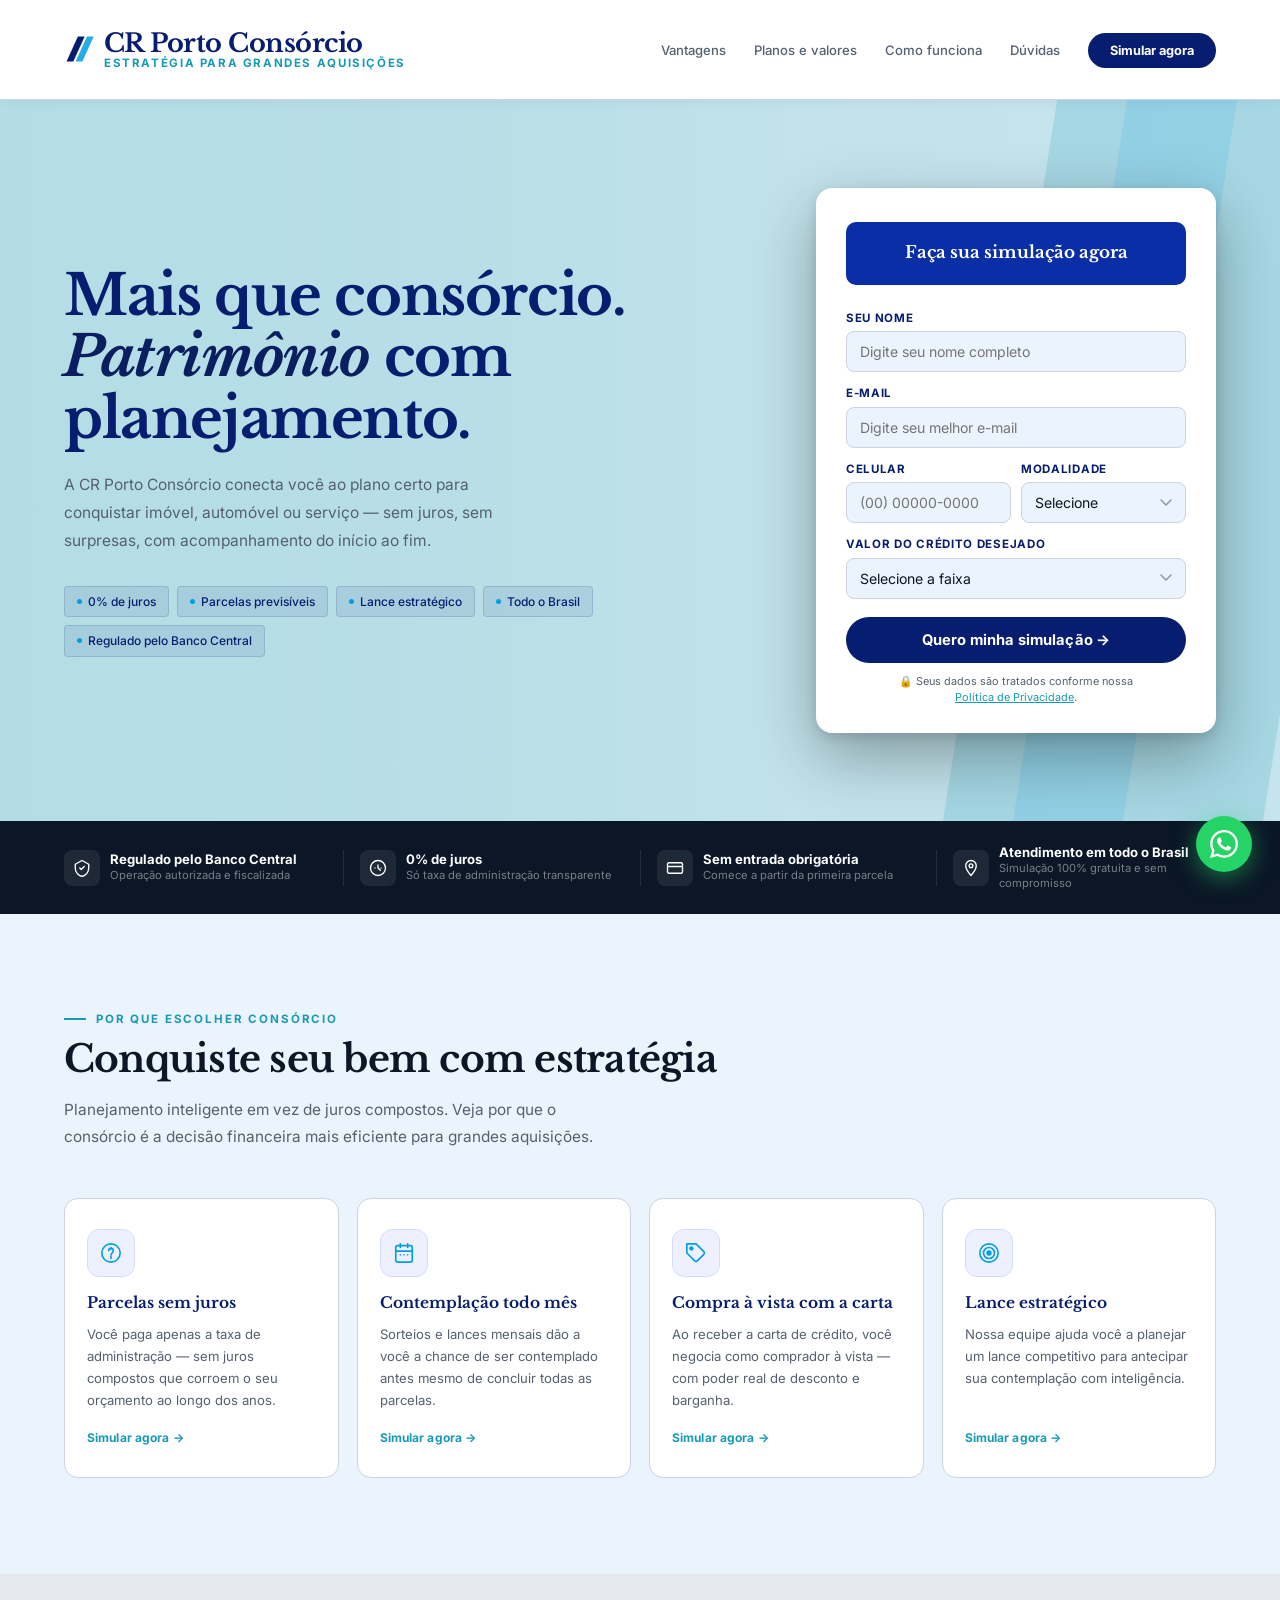
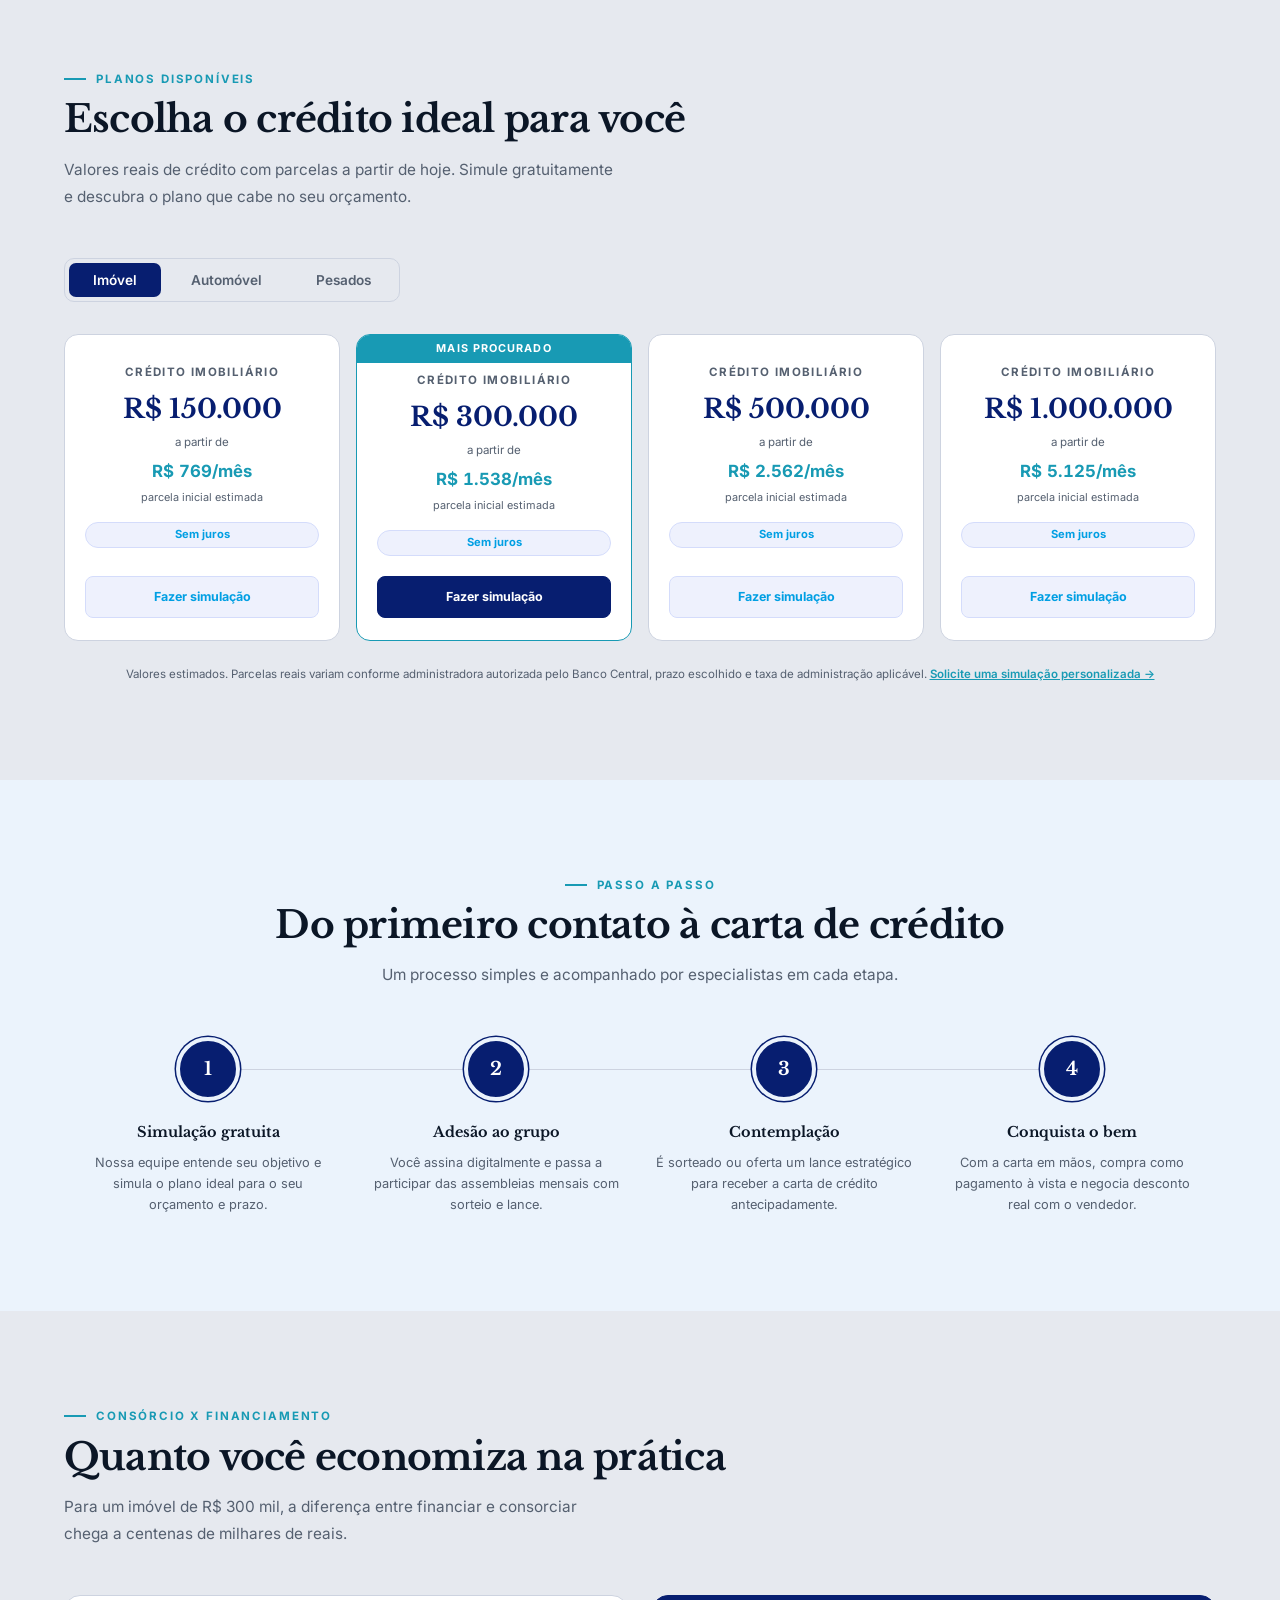
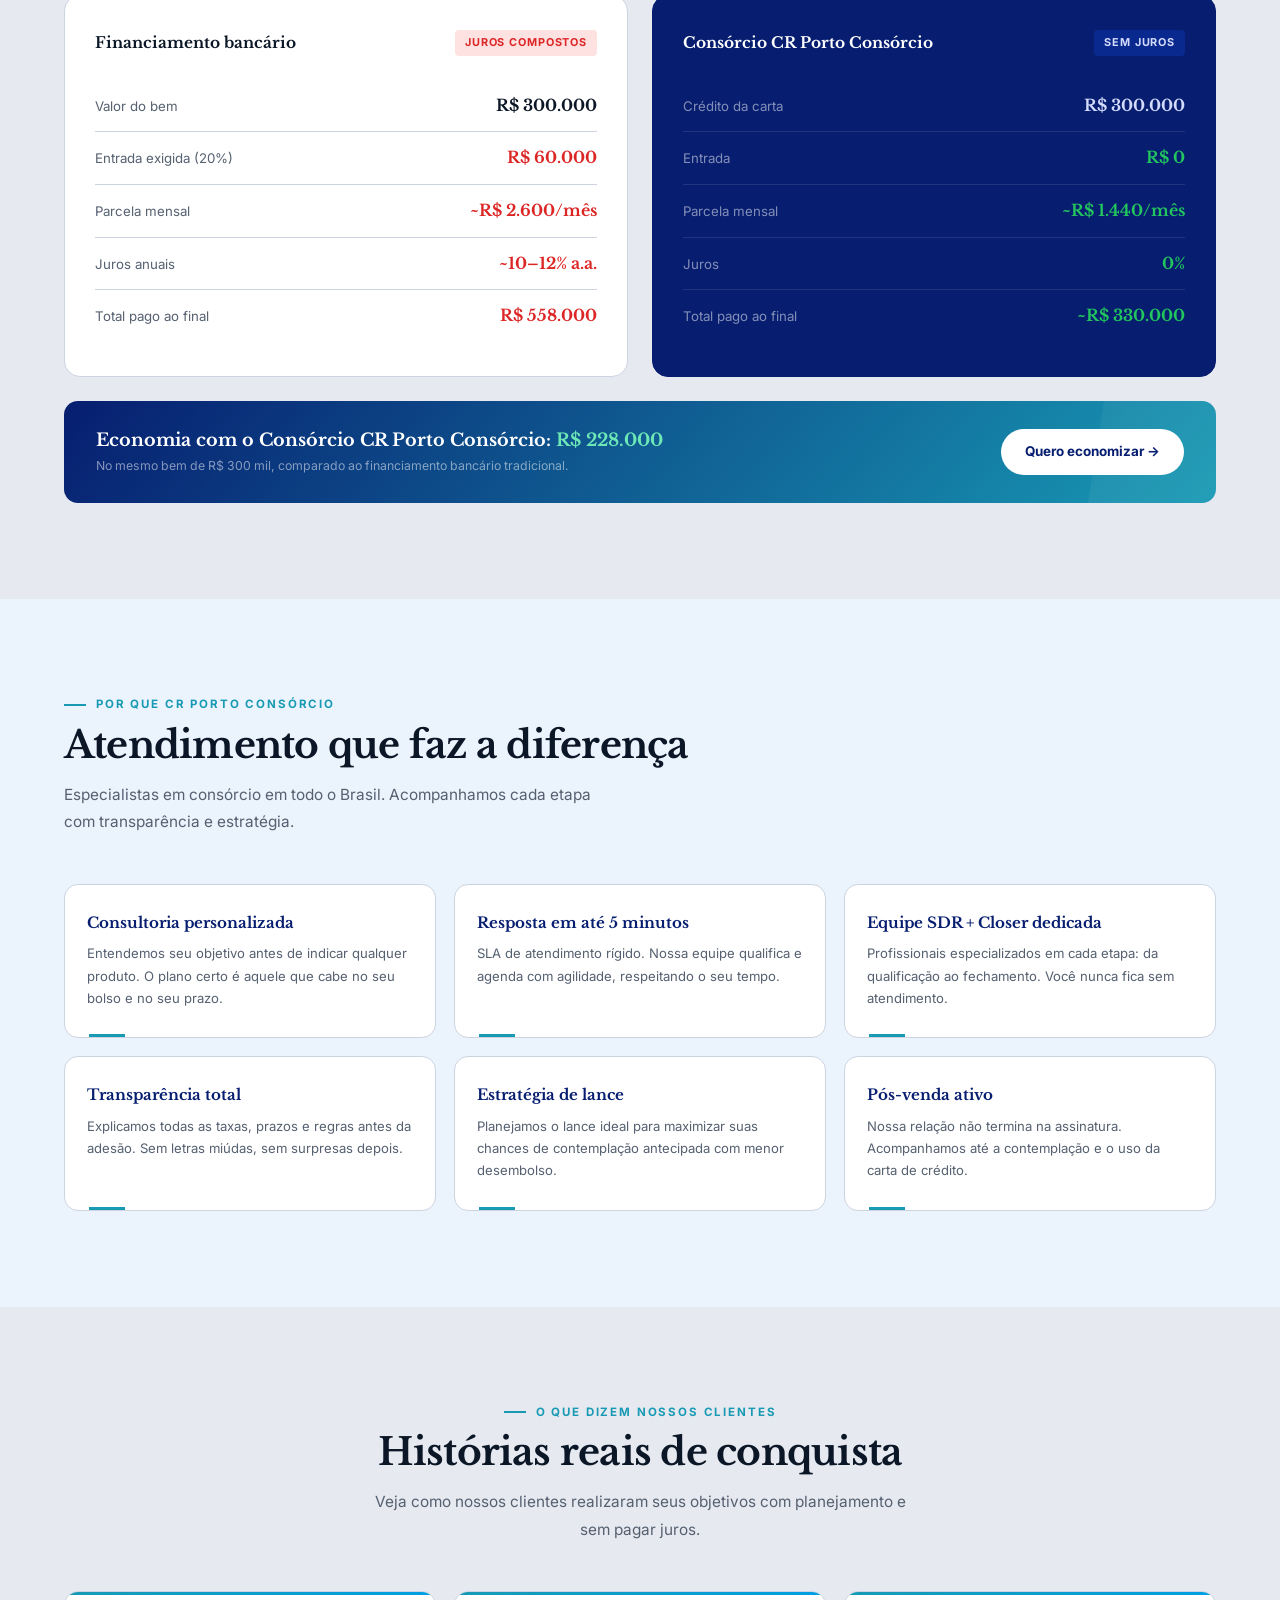
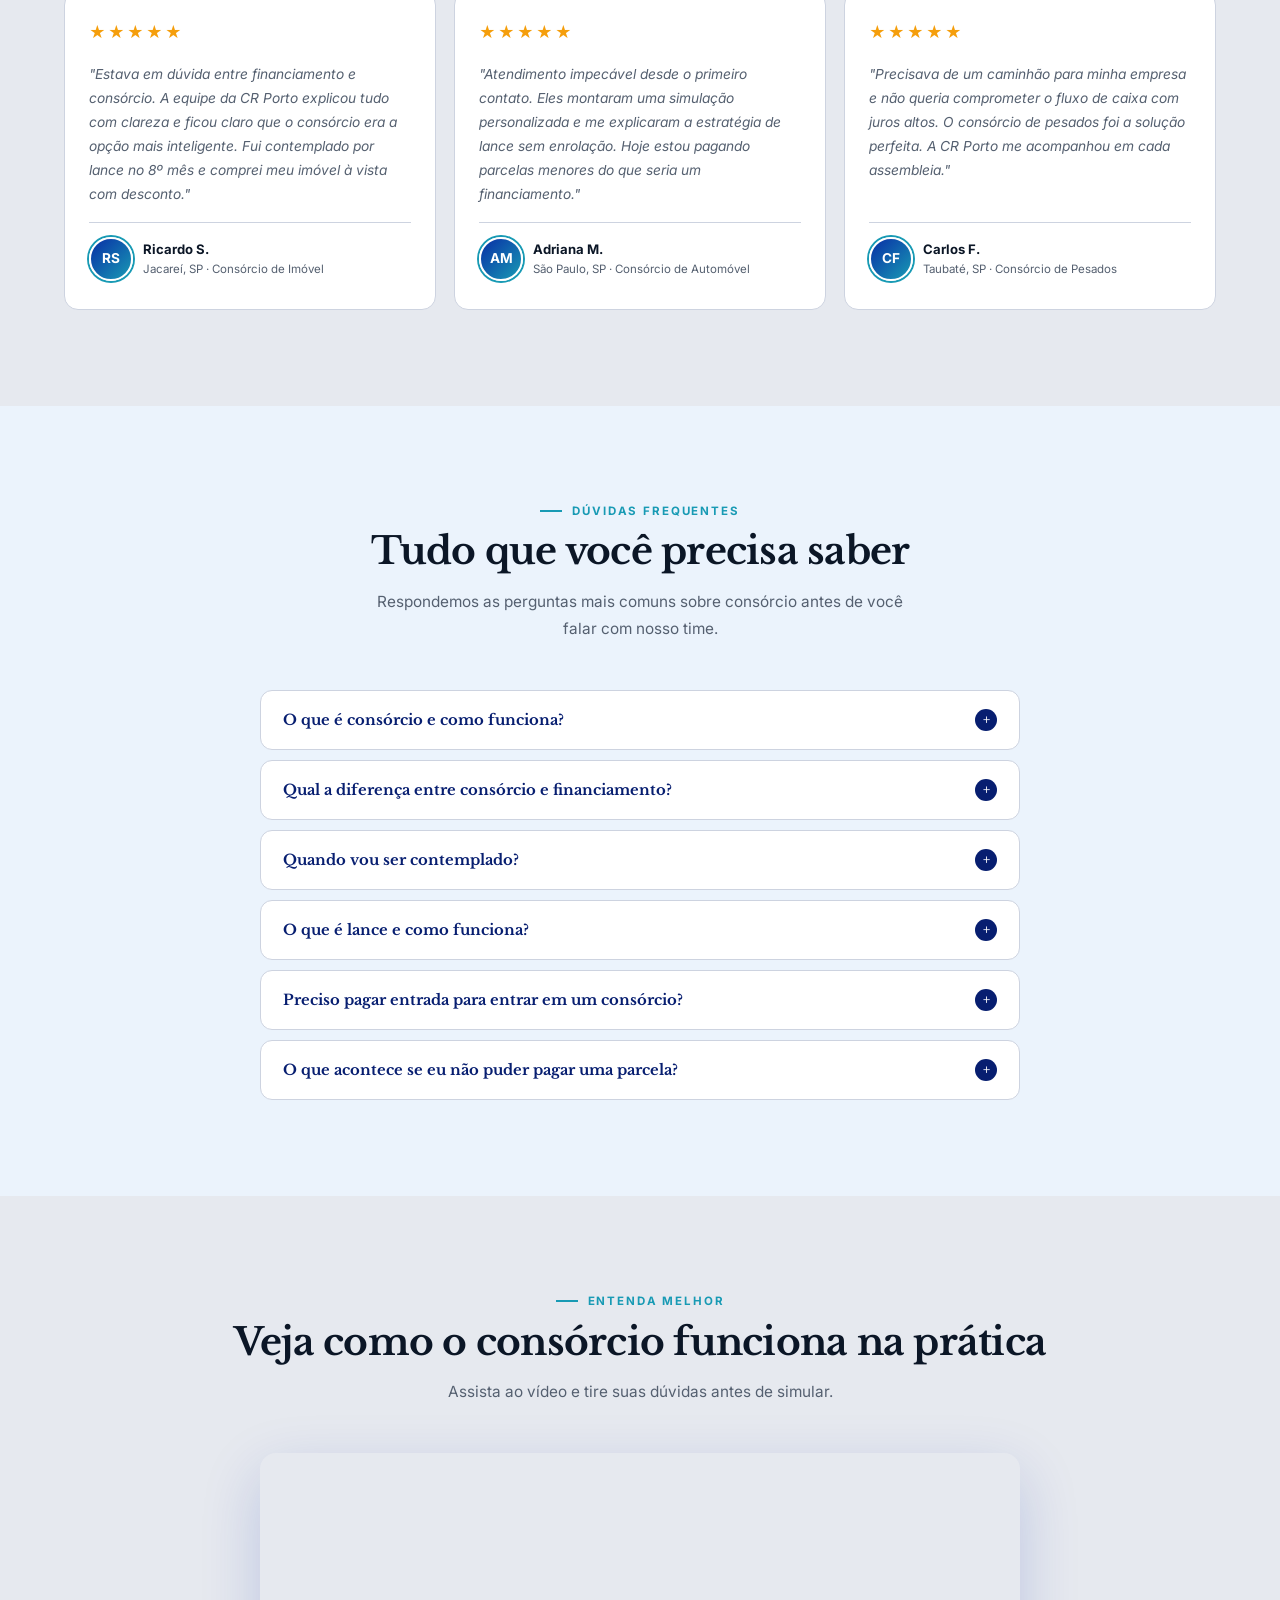
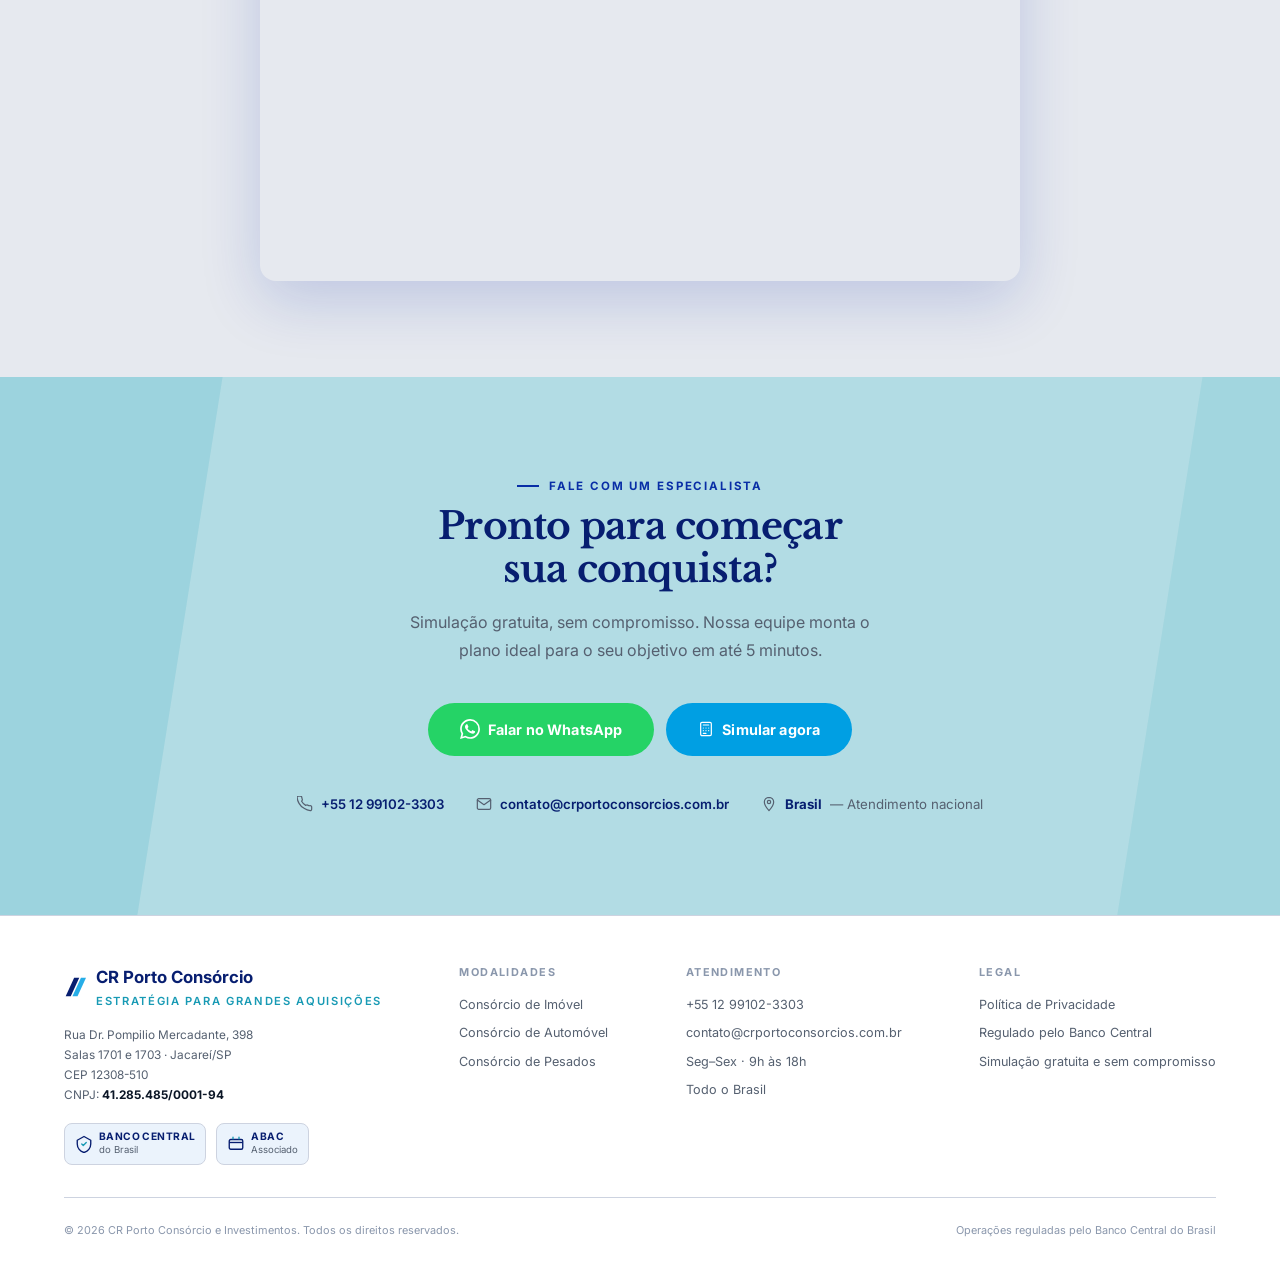
<file: index.html>
<!DOCTYPE html>
<html lang="pt-BR">
<head>
<meta charset="UTF-8">
<meta name="viewport" content="width=device-width, initial-scale=1.0">
<meta name="description" content="CR Porto Consórcio — consórcio de imóvel, automóvel e pesados sem juros. Simulação gratuita, atendimento em todo o Brasil. Conquiste seu bem com planejamento.">
<title>CR Porto Consórcio | Consórcio sem juros — Imóvel, Automóvel e Pesados</title>
<link rel="preconnect" href="https://fonts.googleapis.com">
<link rel="stylesheet" href="https://fonts.googleapis.com/css2?family=Libre+Baskerville:ital,wght@0,400;0,700;1,400&family=Inter:wght@400;500;600;700&display=swap">

<style>
  /* === Layout: landing de consórcio, full-bleed sections, max 1160px inner === */
  :root {
    --navy:        #071E70;
    --navy-mid:    #092EA6;
    --teal:        #189ab4;   /* acento secundário — links, ícones */
    --blue:        #009FE3;   /* acento primário — CTAs, destaques */
    --blue-light:  #D4DCFB;
    --blue-faint:  #EEF1FD;
    --hero-bg:     #B2DCE4;
    --off-white:   #EBF3FC;
    --gray-light:  #E6E9EF;
    --gray-mid:    #8A97AC;
    --graphite:    #0B1626;
    --fg:          #0B1626;
    --fg-muted:    #556070;
    --border:      #CDD3E0;
    --white:       #FFFFFF;
    --bg:          #EBF3FC;

    --font-display: 'Libre Baskerville', Georgia, serif;
    --font-body:    'Inter', system-ui, sans-serif;

    color-scheme: light;
  }

  *, *::before, *::after { box-sizing: border-box; margin: 0; padding: 0; }

  body {
    font-family: var(--font-body);
    background: var(--bg);
    color: var(--fg);
    line-height: 1.6;
    overflow-x: hidden;
  }

  /* ── ACESSIBILIDADE ── */
  :focus-visible {
    outline: 2.5px solid var(--blue);
    outline-offset: 3px;
    border-radius: 4px;
  }

  @media (prefers-reduced-motion: reduce) {
    *, *::before, *::after {
      animation-duration: .01ms !important;
      transition-duration: .01ms !important;
    }
  }

  /* ── SVG LOGO MARK ── */
  .logo-svg { display: block; flex-shrink: 0; }

  /* ── NAV ── */
  nav {
    position: sticky;
    top: env(safe-area-inset-top, 0px);
    z-index: 200;
    background: var(--white);
    display: flex;
    align-items: center;
    justify-content: space-between;
    padding: 0 clamp(16px, 5vw, 64px);
    height: 100px;
    gap: 24px;
    border-bottom: 1px solid var(--border);
    box-shadow: 0 1px 12px rgba(9,46,166,.06);
  }

  .nav-logo {
    display: flex;
    align-items: center;
    gap: 10px;
    text-decoration: none;
    flex-shrink: 0;
  }
  .nav-logo-text { display: flex; flex-direction: column; line-height: 1.1; }
  .nav-logo-name {
    font-family: var(--font-display);
    font-weight: 700;
    font-size: 1.6rem;
    color: var(--navy);
    letter-spacing: -0.02em;
  }
  .nav-logo-tag {
    font-size: 0.72rem;
    font-weight: 700;
    letter-spacing: 0.14em;
    text-transform: uppercase;
    color: var(--teal);
  }

  .nav-links {
    display: flex;
    gap: 28px;
    list-style: none;
    align-items: center;
  }
  .nav-links a {
    font-size: 0.82rem;
    font-weight: 500;
    color: var(--fg-muted);
    text-decoration: none;
    transition: color .2s;
  }
  .nav-links a:hover { color: var(--navy); }
  .nav-cta {
    background: var(--navy) !important;
    color: var(--white) !important;
    font-weight: 700 !important;
    font-size: 0.8rem !important;
    padding: 10px 22px;
    border-radius: 100px;
    white-space: nowrap;
    transition: background .18s !important;
  }
  .nav-cta:hover { background: var(--teal) !important; }

  .nav-menu-btn {
    display: none;
    background: none;
    border: none;
    cursor: pointer;
    padding: 4px;
    flex-direction: column;
    gap: 5px;
  }
  .nav-menu-btn span {
    display: block;
    width: 22px;
    height: 2px;
    background: var(--navy);
    border-radius: 2px;
  }

  /* ── HERO ── */
  .hero-scene {
    position: absolute;
    inset: 0;
    z-index: 1;
    pointer-events: none;
    background: linear-gradient(
      to right,
      rgba(178,220,228,0.92) 0%,
      rgba(178,220,228,0.72) 38%,
      rgba(178,220,228,0.28) 62%,
      rgba(178,220,228,0.08) 100%
    );
  }
  /* ── HERO ── */
  .hero {
    background: #C8E5EE url('https://images.pexels.com/photos/12263245/pexels-photo-12263245.jpeg?auto=compress&cs=tinysrgb&w=1600&fit=crop') center/cover no-repeat;
    position: relative;
    overflow: hidden;
    padding: clamp(52px, 7vw, 88px) clamp(16px, 5vw, 64px);
    display: grid;
    grid-template-columns: 1fr 400px;
    gap: 56px;
    align-items: center;
    min-height: 560px;
  }

  .hero-diag {
    position: absolute;
    inset: 0;
    pointer-events: none;
    z-index: 2;
    overflow: hidden;
  }
  .hero-diag::before {
    content: '';
    position: absolute;
    top: -15%; right: -40px;
    width: 320px; height: 130%;
    background: var(--teal);
    transform: skewX(-9deg);
    opacity: .18;
  }
  .hero-diag::after {
    content: '';
    position: absolute;
    top: -15%; right: 100px;
    width: 110px; height: 130%;
    background: var(--blue);
    transform: skewX(-9deg);
    opacity: .12;
  }

  .hero-text { position: relative; z-index: 2; }

  .hero h1 {
    font-family: var(--font-display);
    font-size: clamp(2.1rem, 4.8vw, 3.5rem);
    font-weight: 700;
    line-height: 1.1;
    color: var(--navy);
    text-wrap: balance;
    margin-bottom: 22px;
    letter-spacing: -.025em;
  }
  .hero h1 em {
    font-style: italic;
    color: #0A1E60;
  }

  .hero-sub {
    font-size: .97rem;
    color: var(--fg-muted);
    max-width: 480px;
    line-height: 1.78;
    margin-bottom: 32px;
  }

  .hero-tags {
    display: flex;
    flex-wrap: wrap;
    gap: 8px;
  }
  .hero-tag {
    display: flex;
    align-items: center;
    gap: 6px;
    background: rgba(7,30,112,.08);
    border: 1px solid rgba(7,30,112,.14);
    border-radius: 4px;
    padding: 5px 12px;
    font-size: .75rem;
    font-weight: 500;
    color: var(--navy);
    white-space: nowrap;
  }
  .hero-tag-dot {
    width: 5px; height: 5px;
    border-radius: 50%;
    background: var(--blue);
    flex-shrink: 0;
  }

  /* ── FORM CARD ── */
  .hero-form-wrap { position: relative; z-index: 2; }
  .form-card {
    background: var(--white);
    border-radius: 16px;
    padding: 34px 30px 28px;
    box-shadow: 0 24px 64px rgba(0,0,0,.32), 0 4px 12px rgba(0,0,0,.12);
  }
  .form-card-top {
    background: var(--navy-mid);
    border-radius: 10px;
    padding: 18px 20px;
    margin-bottom: 24px;
    text-align: center;
  }
  .form-card-top-title {
    font-family: var(--font-display);
    font-size: 1.05rem;
    font-weight: 700;
    color: var(--white);
  }

  .form-group {
    display: flex;
    flex-direction: column;
    gap: 4px;
    margin-bottom: 12px;
  }
  .form-group label {
    font-size: .72rem;
    font-weight: 700;
    color: var(--navy);
    letter-spacing: .06em;
    text-transform: uppercase;
  }
  .form-group input,
  .form-group select {
    border: 1.5px solid var(--border);
    border-radius: 8px;
    padding: 11px 13px;
    font-family: var(--font-body);
    font-size: .88rem;
    color: var(--fg);
    background: var(--off-white);
    outline: none;
    transition: border-color .18s, background .18s;
    width: 100%;
    -webkit-appearance: none;
    appearance: none;
  }
  .form-group select {
    background-image: url("data:image/svg+xml,%3Csvg xmlns='http://www.w3.org/2000/svg' width='12' height='8' viewBox='0 0 12 8'%3E%3Cpath d='M1 1l5 5 5-5' stroke='%238A97AC' stroke-width='1.5' fill='none' stroke-linecap='round' stroke-linejoin='round'/%3E%3C/svg%3E");
    background-repeat: no-repeat;
    background-position: right 13px center;
    padding-right: 36px;
  }
  .form-group input:focus,
  .form-group select:focus {
    border-color: var(--teal);
    background: var(--white);
  }
  .form-group input[aria-invalid="true"],
  .form-group select[aria-invalid="true"] {
    border-color: #DC2626;
  }
  .form-error {
    font-size: .72rem;
    color: #DC2626;
    display: none;
    margin-top: 2px;
  }
  .form-row { display: grid; grid-template-columns: 1fr 1fr; gap: 10px; }

  .btn-submit {
    width: 100%;
    background: var(--navy);
    color: var(--white);
    font-family: var(--font-body);
    font-weight: 700;
    font-size: .92rem;
    padding: 14px;
    border-radius: 100px;
    border: none;
    cursor: pointer;
    margin-top: 6px;
    transition: background .18s, transform .14s;
    letter-spacing: .01em;
  }
  .btn-submit:hover { background: var(--teal); transform: translateY(-1px); }

  .form-privacy {
    text-align: center;
    font-size: .68rem;
    color: var(--fg-muted);
    margin-top: 10px;
    line-height: 1.5;
  }
  .form-privacy a { color: var(--teal); text-decoration: underline; }

  /* ── TRUST STRIP ── */
  .trust-strip {
    background: var(--graphite);
    padding: 24px clamp(16px, 5vw, 64px);
  }
  .trust-inner {
    max-width: 1160px;
    margin: 0 auto;
    display: flex;
    justify-content: space-between;
    align-items: center;
    gap: 16px;
    flex-wrap: wrap;
  }
  .trust-item {
    display: flex;
    align-items: center;
    gap: 10px;
    flex: 1;
    min-width: 180px;
  }
  .trust-icon {
    width: 36px; height: 36px;
    border-radius: 8px;
    background: rgba(255,255,255,.08);
    display: flex; align-items: center; justify-content: center;
    font-size: 1rem;
    flex-shrink: 0;
  }
  .trust-text-title {
    font-size: .82rem;
    font-weight: 700;
    color: var(--white);
    line-height: 1.2;
  }
  .trust-text-sub {
    font-size: .70rem;
    color: rgba(255,255,255,.45);
    line-height: 1.3;
  }
  .trust-divider {
    width: 1px; height: 36px;
    background: rgba(255,255,255,.1);
    flex-shrink: 0;
  }

  /* ── SECTIONS ── */
  section { padding: clamp(56px, 8vw, 96px) clamp(16px, 5vw, 64px); }
  .section-inner { max-width: 1160px; margin: 0 auto; }
  .section-alt { background: var(--gray-light); }
  .section-header { margin-bottom: 48px; }
  .section-header.center { text-align: center; }
  .section-header.center .eyebrow { justify-content: center; }
  .section-header.center h2 { margin-inline: auto; }
  .section-header.center .section-lead { margin-inline: auto; }

  .eyebrow {
    display: flex;
    align-items: center;
    gap: 10px;
    font-size: .72rem;
    font-weight: 700;
    letter-spacing: .16em;
    text-transform: uppercase;
    color: var(--teal);
    margin-bottom: 10px;
  }
  .eyebrow::before {
    content: '';
    display: inline-block;
    width: 22px; height: 2px;
    background: var(--teal);
    flex-shrink: 0;
  }

  h2 {
    font-family: var(--font-display);
    font-size: clamp(1.6rem, 3.4vw, 2.35rem);
    font-weight: 700;
    line-height: 1.15;
    text-wrap: balance;
    color: var(--fg);
    margin-bottom: 14px;
    letter-spacing: -.02em;
  }

  .section-lead {
    font-size: .96rem;
    color: var(--fg-muted);
    max-width: 560px;
    line-height: 1.78;
  }

  /* ── VANTAGENS ── */
  .vant-grid {
    display: grid;
    grid-template-columns: repeat(4, 1fr);
    gap: 18px;
  }
  .vant-card {
    background: var(--white);
    border: 1px solid var(--border);
    border-radius: 14px;
    padding: 30px 22px;
    position: relative;
    overflow: hidden;
    transition: transform .2s, box-shadow .2s;
    display: flex;
    flex-direction: column;
    gap: 10px;
  }
  .vant-card::after {
    content: '';
    position: absolute;
    top: 0; left: 0; right: 0;
    height: 3px;
    background: var(--teal);
    transform: scaleX(0);
    transform-origin: left;
    transition: transform .25s;
  }
  .vant-card:hover { transform: translateY(-4px); box-shadow: 0 16px 40px rgba(9,46,166,.1); }
  .vant-card:hover::after { transform: scaleX(1); }
  .vant-icon {
    width: 48px; height: 48px;
    background: var(--blue-faint);
    border-radius: 12px;
    border: 1px solid var(--blue-light);
    display: flex;
    align-items: center;
    justify-content: center;
    font-size: 1.35rem;
    margin-bottom: 6px;
  }
  .vant-card h3 {
    font-family: var(--font-display);
    font-size: .96rem;
    font-weight: 700;
    color: var(--navy);
    line-height: 1.25;
  }
  .vant-card p { font-size: .82rem; color: var(--fg-muted); line-height: 1.7; flex: 1; }
  .vant-link {
    display: inline-flex;
    align-items: center;
    gap: 5px;
    font-size: .75rem;
    font-weight: 700;
    color: var(--teal);
    text-decoration: none;
    margin-top: 6px;
    transition: gap .18s;
    letter-spacing: .01em;
  }
  .vant-link:hover { gap: 9px; }

  /* ── TABELAS DE PREÇO ── */
  .price-tabs {
    display: flex;
    gap: 6px;
    background: var(--gray-light);
    padding: 4px;
    border-radius: 10px;
    width: fit-content;
    margin-bottom: 32px;
    border: 1px solid var(--border);
  }
  .price-tab {
    padding: 9px 24px;
    border-radius: 7px;
    border: none;
    cursor: pointer;
    font-family: var(--font-body);
    font-size: .85rem;
    font-weight: 600;
    color: var(--fg-muted);
    background: transparent;
    transition: all .18s;
  }
  .price-tab.active {
    background: var(--navy);
    color: var(--white);
  }
  .price-panel { display: none; }
  .price-panel.active { display: block; }

  .price-grid {
    display: grid;
    grid-template-columns: repeat(4, 1fr);
    gap: 16px;
  }
  .price-card {
    background: var(--white);
    border: 1.5px solid var(--border);
    border-radius: 14px;
    padding: 28px 20px 22px;
    text-align: center;
    transition: transform .2s, box-shadow .2s, border-color .2s;
    position: relative;
    overflow: hidden;
    display: flex;
    flex-direction: column;
    gap: 4px;
  }
  .price-card:hover {
    transform: translateY(-4px);
    box-shadow: 0 16px 40px rgba(9,46,166,.12);
    border-color: var(--teal);
  }
  .price-card.popular { border-color: var(--teal); }
  .price-card.popular::before {
    content: 'MAIS PROCURADO';
    position: absolute;
    top: 0; left: 0; right: 0;
    background: var(--teal);
    color: var(--white);
    font-size: .68rem;
    font-weight: 700;
    letter-spacing: .1em;
    padding: 5px;
    text-align: center;
  }
  .price-card.popular { padding-top: 36px; }

  .price-label {
    font-size: .72rem;
    font-weight: 700;
    letter-spacing: .12em;
    text-transform: uppercase;
    color: var(--fg-muted);
    margin-bottom: 10px;
  }
  .price-credit {
    font-family: var(--font-display);
    font-size: 1.65rem;
    font-weight: 700;
    color: var(--navy);
    font-variant-numeric: tabular-nums;
    line-height: 1;
    margin-bottom: 8px;
  }
  .price-from { font-size: .72rem; color: var(--fg-muted); line-height: 1.4; margin-bottom: 4px; }
  .price-installment {
    font-variant-numeric: tabular-nums;
    color: var(--teal);
    font-weight: 700;
    font-size: 1.05rem;
  }
  .price-installment-label { font-size: .68rem; color: var(--fg-muted); margin-bottom: 4px; }
  .price-tag {
    display: inline-block;
    background: var(--blue-faint);
    color: var(--blue);
    border: 1px solid var(--blue-light);
    font-size: .70rem;
    font-weight: 700;
    padding: 3px 10px;
    border-radius: 100px;
    margin-top: 8px;
    margin-bottom: 16px;
  }
  .price-cta {
    display: block;
    padding: 10px;
    border-radius: 8px;
    background: var(--blue-faint);
    color: var(--blue);
    font-size: .78rem;
    font-weight: 700;
    text-decoration: none;
    border: 1px solid var(--blue-light);
    transition: background .18s, color .18s;
    margin-top: auto;
  }
  .price-cta:hover { background: var(--teal); color: var(--white); border-color: var(--teal); }
  .price-card.popular .price-cta {
    background: var(--navy);
    color: var(--white);
    border-color: var(--navy);
  }
  .price-card.popular .price-cta:hover { background: var(--teal); border-color: var(--teal); }
  .price-note {
    font-size: .72rem;
    color: var(--fg-muted);
    margin-top: 24px;
    text-align: center;
    line-height: 1.6;
  }

  /* ── COMO FUNCIONA ── */
  .steps {
    display: grid;
    grid-template-columns: repeat(4, 1fr);
    gap: 0;
    position: relative;
  }
  .steps::before {
    content: '';
    position: absolute;
    top: 32px;
    left: calc(12.5% + 20px);
    right: calc(12.5% + 20px);
    height: 1px;
    background: var(--border);
    z-index: 0;
  }
  .step {
    display: flex;
    flex-direction: column;
    align-items: center;
    text-align: center;
    padding: 0 16px;
    position: relative;
    z-index: 1;
  }
  .step-num {
    width: 64px; height: 64px;
    border-radius: 50%;
    background: var(--navy);
    color: var(--white);
    font-family: var(--font-display);
    font-size: 1.15rem;
    font-weight: 700;
    display: flex;
    align-items: center;
    justify-content: center;
    margin-bottom: 20px;
    border: 4px solid var(--bg);
    box-shadow: 0 0 0 1.5px var(--navy);
    flex-shrink: 0;
  }
  .step h4 {
    font-family: var(--font-display);
    font-size: .9rem;
    font-weight: 700;
    color: var(--fg);
    margin-bottom: 8px;
    text-wrap: balance;
  }
  .step p { font-size: .8rem; color: var(--fg-muted); line-height: 1.65; }

  /* ── COMPARATIVO ── */
  .comp-wrap {
    display: grid;
    grid-template-columns: 1fr 1fr;
    gap: 24px;
    align-items: start;
  }
  .comp-card {
    border-radius: 16px;
    padding: 34px 30px;
    border: 1px solid var(--border);
  }
  .comp-card.comp-bad { background: var(--white); }
  .comp-card.comp-good { background: var(--navy); border-color: var(--navy); }
  .comp-header {
    display: flex;
    align-items: center;
    justify-content: space-between;
    margin-bottom: 24px;
  }
  .comp-title {
    font-family: var(--font-display);
    font-size: .96rem;
    font-weight: 700;
  }
  .comp-bad .comp-title { color: var(--fg); }
  .comp-good .comp-title { color: var(--white); }
  .comp-badge {
    font-size: .68rem;
    font-weight: 700;
    letter-spacing: .08em;
    text-transform: uppercase;
    padding: 4px 10px;
    border-radius: 4px;
  }
  .comp-bad .comp-badge { background: #FEE2E2; color: #DC2626; }
  .comp-good .comp-badge { background: rgba(18,68,212,.3); color: var(--blue-light); }
  .comp-rows { display: flex; flex-direction: column; gap: 0; }
  .comp-row {
    display: flex;
    justify-content: space-between;
    align-items: baseline;
    padding: 13px 0;
    border-bottom: 1px solid;
  }
  .comp-bad .comp-row { border-color: var(--border); }
  .comp-good .comp-row { border-color: rgba(255,255,255,.1); }
  .comp-row:last-child { border-bottom: none; }
  .comp-row-label { font-size: .83rem; }
  .comp-bad .comp-row-label { color: var(--fg-muted); }
  .comp-good .comp-row-label { color: rgba(255,255,255,.5); }
  .comp-row-val {
    font-family: var(--font-display);
    font-size: 1rem;
    font-weight: 700;
    font-variant-numeric: tabular-nums;
  }
  .comp-bad .comp-row-val { color: #DC2626; }
  .comp-good .comp-row-val { color: #22C55E; }
  .comp-row-val.val-neutral { color: var(--blue-light); }

  .comp-saving {
    grid-column: 1 / -1;
    background: linear-gradient(130deg, var(--navy) 0%, var(--teal) 100%);
    border-radius: 14px;
    padding: 28px 32px;
    display: flex;
    align-items: center;
    justify-content: space-between;
    gap: 24px;
    flex-wrap: wrap;
    position: relative;
    overflow: hidden;
  }
  .comp-saving::before {
    content: '';
    position: absolute;
    top: -30%; right: -40px;
    width: 160px; height: 160%;
    background: rgba(255,255,255,.05);
    transform: skewX(-9deg);
  }
  .saving-body { position: relative; z-index: 1; }
  .saving-title {
    font-family: var(--font-display);
    font-size: 1.1rem;
    font-weight: 700;
    color: var(--white);
    line-height: 1.3;
    text-wrap: balance;
    margin-bottom: 4px;
  }
  .saving-title em { font-style: normal; color: #6EE7B7; }
  .saving-sub { font-size: .77rem; color: rgba(255,255,255,.5); }
  .saving-cta {
    background: var(--white);
    color: var(--navy);
    font-weight: 700;
    font-size: .84rem;
    padding: 12px 24px;
    border-radius: 100px;
    text-decoration: none;
    white-space: nowrap;
    transition: opacity .18s;
    flex-shrink: 0;
    position: relative;
    z-index: 1;
  }
  .saving-cta:hover { opacity: .88; }

  /* ── POR QUÊ CR ── */
  .why-grid {
    display: grid;
    grid-template-columns: repeat(3, 1fr);
    gap: 18px;
  }
  .why-card {
    background: var(--white);
    border: 1px solid var(--border);
    border-radius: 14px;
    padding: 28px 22px;
    position: relative;
    overflow: hidden;
    transition: box-shadow .2s, transform .2s;
  }
  .why-card:hover { box-shadow: 0 10px 32px rgba(9,46,166,.08); transform: translateY(-2px); }
  .why-card::after {
    content: '';
    position: absolute;
    bottom: 0; left: 24px;
    width: 36px; height: 3px;
    background: var(--teal);
  }
  .why-card h4 {
    font-family: var(--font-display);
    font-size: .94rem;
    font-weight: 700;
    color: var(--navy);
    margin-bottom: 10px;
    line-height: 1.3;
  }
  .why-card p { font-size: .82rem; color: var(--fg-muted); line-height: 1.7; }

  /* ── DEPOIMENTOS ── */
  .testi-grid {
    display: grid;
    grid-template-columns: repeat(3, 1fr);
    gap: 18px;
  }
  .testi-card {
    background: var(--white);
    border: 1px solid var(--border);
    border-radius: 14px;
    padding: 28px 24px;
    display: flex;
    flex-direction: column;
    gap: 16px;
    position: relative;
    overflow: hidden;
  }
  .testi-card::before {
    content: '';
    position: absolute;
    top: 0; left: 0; right: 0;
    height: 3px;
    background: linear-gradient(90deg, var(--teal), var(--blue));
  }
  .testi-stars { color: #F59E0B; font-size: 1rem; letter-spacing: 2px; }
  .testi-text {
    font-size: .86rem;
    color: var(--fg-muted);
    line-height: 1.75;
    flex: 1;
    font-style: italic;
  }
  .testi-author {
    display: flex;
    align-items: center;
    gap: 10px;
    border-top: 1px solid var(--border);
    padding-top: 14px;
  }
  .testi-avatar {
    width: 44px; height: 44px;
    border-radius: 50%;
    background: linear-gradient(135deg, var(--navy-mid), var(--teal));
    border: 2px solid var(--white);
    box-shadow: 0 0 0 2px var(--teal);
    display: flex; align-items: center; justify-content: center;
    font-weight: 700;
    font-size: .85rem;
    color: var(--white);
    flex-shrink: 0;
  }
  .testi-name { font-size: .82rem; font-weight: 700; color: var(--fg); }
  .testi-city { font-size: .72rem; color: var(--fg-muted); }

  /* ── FAQ ── */
  .faq-list {
    display: flex;
    flex-direction: column;
    gap: 10px;
    max-width: 760px;
    margin: 0 auto;
  }
  .faq-item {
    background: var(--white);
    border: 1px solid var(--border);
    border-radius: 12px;
    overflow: hidden;
  }
  .faq-q {
    width: 100%;
    background: none;
    border: none;
    cursor: pointer;
    display: flex;
    align-items: center;
    justify-content: space-between;
    padding: 18px 22px;
    gap: 16px;
    text-align: left;
    font-family: var(--font-display);
    font-size: .92rem;
    font-weight: 700;
    color: var(--navy);
    transition: background .15s;
  }
  .faq-q:hover { background: var(--blue-faint); }
  .faq-q[aria-expanded="true"] { background: var(--blue-faint); }
  .faq-icon {
    width: 22px; height: 22px;
    border-radius: 50%;
    background: var(--navy);
    color: var(--white);
    display: flex; align-items: center; justify-content: center;
    font-size: .8rem;
    flex-shrink: 0;
    transition: transform .2s;
    line-height: 1;
  }
  .faq-q[aria-expanded="true"] .faq-icon { transform: rotate(45deg); }
  .faq-a {
    display: none;
    padding: 0 22px 18px;
    font-size: .84rem;
    color: var(--fg-muted);
    line-height: 1.75;
  }
  .faq-a.open { display: block; }

  /* ── CTA ── */
  .cta-section {
    background: var(--hero-bg);
    padding: clamp(64px, 8vw, 100px) clamp(16px, 5vw, 64px);
    text-align: center;
    position: relative;
    overflow: hidden;
  }
  .cta-section::before {
    content: '';
    position: absolute;
    top: -20%; left: -60px;
    width: 240px; height: 140%;
    background: var(--teal);
    transform: skewX(-9deg);
    opacity: .14;
    pointer-events: none;
  }
  .cta-section::after {
    content: '';
    position: absolute;
    top: -20%; right: -60px;
    width: 180px; height: 140%;
    background: var(--teal);
    transform: skewX(-9deg);
    opacity: .1;
    pointer-events: none;
  }
  .cta-section .section-inner { position: relative; z-index: 1; }
  .cta-section .eyebrow { color: var(--navy-mid); justify-content: center; }
  .cta-section .eyebrow::before { background: var(--navy-mid); }
  .cta-section h2 { color: var(--navy); margin-inline: auto; max-width: 640px; }
  .cta-lead {
    font-size: 1rem;
    color: var(--fg-muted);
    max-width: 480px;
    margin: 16px auto 38px;
    line-height: 1.78;
  }
  .cta-btns {
    display: flex;
    gap: 12px;
    justify-content: center;
    flex-wrap: wrap;
    margin-bottom: 38px;
  }
  .btn-primary {
    background: var(--blue);
    color: var(--white);
    font-family: var(--font-body);
    font-weight: 700;
    font-size: .9rem;
    padding: 15px 32px;
    border-radius: 100px;
    border: none;
    cursor: pointer;
    text-decoration: none;
    display: inline-flex;
    align-items: center;
    gap: 8px;
    transition: transform .15s, box-shadow .15s;
    letter-spacing: .01em;
  }
  .btn-primary:hover { transform: translateY(-2px); box-shadow: 0 10px 30px rgba(18,68,212,.45); }
  .btn-whatsapp {
    background: #25D366;
    color: var(--white);
    font-family: var(--font-body);
    font-weight: 700;
    font-size: .9rem;
    padding: 15px 32px;
    border-radius: 100px;
    border: none;
    cursor: pointer;
    text-decoration: none;
    display: inline-flex;
    align-items: center;
    gap: 8px;
    transition: transform .15s, box-shadow .15s;
    letter-spacing: .01em;
  }
  .btn-whatsapp:hover { transform: translateY(-2px); box-shadow: 0 10px 30px rgba(37,211,102,.4); }

  .contact-row {
    display: flex;
    gap: 32px;
    justify-content: center;
    flex-wrap: wrap;
  }
  .contact-item {
    display: flex;
    align-items: center;
    gap: 8px;
    color: var(--fg-muted);
    font-size: .83rem;
  }
  .contact-item a {
    color: var(--navy);
    font-weight: 600;
    text-decoration: none;
    transition: color .18s;
  }
  .contact-item a:hover { color: var(--teal); text-decoration: underline; }

  /* ── FOOTER ── */
  footer {
    background: var(--white);
    padding: 48px clamp(16px, 5vw, 64px) 28px;
    border-top: 1px solid var(--border);
  }
  .footer-inner {
    max-width: 1160px;
    margin: 0 auto;
    display: flex;
    justify-content: space-between;
    align-items: flex-start;
    gap: 40px;
    flex-wrap: wrap;
    padding-bottom: 32px;
    border-bottom: 1px solid var(--border);
    margin-bottom: 24px;
  }
  .f-logo-name { font-family: var(--font-body); font-size: 1.05rem; font-weight: 700; color: var(--navy); }
  .f-logo-tag { font-size: .70rem; font-weight: 600; letter-spacing: .15em; text-transform: uppercase; color: var(--teal); margin-top: 2px; }
  .footer-brand p { font-size: .74rem; color: var(--fg-muted); margin-top: 14px; max-width: 230px; line-height: 1.7; }
  .footer-col h5 { font-size: .68rem; font-weight: 700; letter-spacing: .13em; text-transform: uppercase; color: var(--gray-mid); margin-bottom: 14px; }
  .footer-col ul { list-style: none; display: flex; flex-direction: column; gap: 8px; }
  .footer-col li { font-size: .79rem; color: var(--fg-muted); }
  .footer-col a { color: var(--fg-muted); text-decoration: none; transition: color .18s; }
  .footer-col a:hover { color: var(--navy); text-decoration: underline; }
  .footer-bottom {
    max-width: 1160px; margin: 0 auto;
    font-size: .68rem;
    color: var(--gray-mid);
    display: flex;
    justify-content: space-between;
    flex-wrap: wrap;
    gap: 8px;
    align-items: center;
  }
  .footer-bottom a { color: var(--teal); text-decoration: underline; }

  /* ── SELOS INSTITUCIONAIS ── */
  .footer-seals {
    display: flex;
    gap: 10px;
    flex-wrap: wrap;
    margin-top: 18px;
    align-items: center;
  }
  .seal-badge {
    display: flex;
    align-items: center;
    gap: 6px;
    border: 1px solid var(--border);
    border-radius: 8px;
    padding: 6px 10px;
    background: var(--off-white);
  }
  .seal-badge svg { flex-shrink: 0; }
  .seal-badge-text { font-size: .64rem; font-weight: 700; color: var(--navy); line-height: 1.2; text-transform: uppercase; letter-spacing: .04em; }
  .seal-badge-sub { font-size: .60rem; color: var(--fg-muted); font-weight: 400; text-transform: none; letter-spacing: 0; }

  /* ── FORM SUCCESS ── */
  .form-success {
    text-align: center;
    padding: 20px 0;
  }
  .form-success-icon { font-size: 2.4rem; margin-bottom: 12px; }
  .form-success h4 { font-family: var(--font-display); font-size: 1.05rem; color: var(--navy); margin-bottom: 6px; }
  .form-success p { font-size: .8rem; color: var(--fg-muted); line-height: 1.6; }

  /* ── WHATSAPP FLOAT ── */
  .whatsapp-float {
    position: fixed;
    bottom: 28px;
    right: 28px;
    z-index: 300;
    width: 56px; height: 56px;
    border-radius: 50%;
    background: #25D366;
    box-shadow: 0 6px 24px rgba(37,211,102,.5);
    display: flex; align-items: center; justify-content: center;
    text-decoration: none;
    transition: transform .2s, box-shadow .2s;
  }
  .whatsapp-float:hover { transform: scale(1.08); box-shadow: 0 10px 32px rgba(37,211,102,.6); }
  .whatsapp-float svg { width: 28px; height: 28px; fill: white; }

  /* ── MODAL PRIVACIDADE ── */
  .modal-overlay {
    display: none;
    position: fixed;
    inset: 0;
    background: rgba(0,0,0,.55);
    z-index: 400;
    align-items: center;
    justify-content: center;
    padding: 16px;
  }
  .modal-overlay.open { display: flex; }
  .modal-box {
    background: var(--white);
    border-radius: 16px;
    padding: 36px 32px 28px;
    max-width: 600px;
    width: 100%;
    max-height: 85vh;
    overflow-y: auto;
    position: relative;
  }
  .modal-close {
    position: absolute;
    top: 16px; right: 16px;
    background: var(--gray-light);
    border: none;
    border-radius: 50%;
    width: 32px; height: 32px;
    cursor: pointer;
    font-size: 1rem;
    display: flex; align-items: center; justify-content: center;
    color: var(--fg-muted);
    transition: background .15s;
  }
  .modal-close:hover { background: var(--border); }
  .modal-box h3 {
    font-family: var(--font-display);
    font-size: 1.2rem;
    color: var(--navy);
    margin-bottom: 18px;
    padding-right: 32px;
    line-height: 1.3;
  }
  .modal-box h4 {
    font-size: .82rem;
    font-weight: 700;
    color: var(--navy);
    margin: 18px 0 6px;
    text-transform: uppercase;
    letter-spacing: .06em;
  }
  .modal-box p, .modal-box li {
    font-size: .82rem;
    color: var(--fg-muted);
    line-height: 1.75;
  }
  .modal-box ul { padding-left: 18px; margin-top: 6px; }
  .modal-box li { margin-bottom: 4px; }

  /* ── RESPONSIVE ── */
  @media (max-width: 1000px) {
    .vant-grid { grid-template-columns: 1fr 1fr; }
    .price-grid { grid-template-columns: 1fr 1fr; }
    .steps { grid-template-columns: 1fr 1fr; gap: 32px; }
    .steps::before { display: none; }
    .why-grid { grid-template-columns: 1fr 1fr; }
    .testi-grid { grid-template-columns: 1fr 1fr; }
    .comp-wrap { grid-template-columns: 1fr; }
    .trust-inner { gap: 12px; }
    .trust-divider { display: none; }
  }

  @media (max-width: 860px) {
    .hero { grid-template-columns: 1fr; min-height: auto; gap: 32px; }
    .hero-diag { display: none; }
    .hero-form-wrap { max-width: 100%; width: 100%; }
    .nav-links {
      display: none;
      position: absolute;
      top: 100%;
      left: 0; right: 0;
      background: var(--white);
      flex-direction: column;
      padding: 16px 24px 20px;
      border-top: 1px solid var(--border);
      box-shadow: 0 8px 24px rgba(0,0,0,.08);
      gap: 4px;
      z-index: 199;
    }
    .nav-links.nav-open { display: flex; }
    .nav-links a { padding: 10px 0; font-size: .9rem; border-bottom: 1px solid var(--gray-light); }
    .nav-links li:last-child a { border-bottom: none; }
    .nav-cta { margin-top: 8px; text-align: center; border-radius: 6px !important; padding: 12px !important; }
    .nav-menu-btn { display: flex; }
    nav { position: sticky; }
  }

  @media (max-width: 600px) {
    nav { height: 68px; padding: 0 16px; }
    .nav-logo-name { font-size: 1.15rem; }
    .hero { padding: 36px 16px 40px; gap: 28px; }
    .hero h1 { font-size: 2rem; }
    .hero-sub { font-size: .9rem; }
    .hero-tags { gap: 6px; }
    .hero-tag { font-size: .70rem; padding: 4px 10px; }
    .form-card { padding: 24px 16px 20px; }
    .form-card-top { padding: 14px 16px; }
    .form-row { grid-template-columns: 1fr; }
    section { padding: 40px 16px; }
    .vant-grid { grid-template-columns: 1fr; }
    .price-grid { grid-template-columns: 1fr; }
    .price-tabs { flex-wrap: wrap; width: 100%; }
    .price-tab { flex: 1; text-align: center; font-size: .78rem; padding: 8px 10px; }
    .steps { grid-template-columns: 1fr; gap: 28px; }
    .step { flex-direction: row; text-align: left; gap: 16px; align-items: flex-start; }
    .step-num { width: 44px; height: 44px; font-size: .95rem; flex-shrink: 0; margin-bottom: 0; }
    .why-grid { grid-template-columns: 1fr; }
    .testi-grid { grid-template-columns: 1fr; }
    .comp-wrap { grid-template-columns: 1fr; }
    .comp-card { padding: 24px 18px; }
    .comp-saving { padding: 20px 18px; flex-direction: column; gap: 16px; }
    .cta-section { padding: 48px 16px; }
    .cta-btns { flex-direction: column; align-items: center; }
    .btn-primary, .btn-whatsapp { width: 100%; justify-content: center; }
    .contact-row { flex-direction: column; gap: 12px; align-items: center; }
    footer { padding: 36px 16px 24px; }
    .footer-inner { flex-direction: column; gap: 28px; }
    .footer-bottom { flex-direction: column; text-align: center; gap: 4px; }
    h2 { font-size: 1.5rem; }
    .section-header { margin-bottom: 28px; }
    .trust-strip { padding: 16px; }
    .trust-item { min-width: 140px; }
    .whatsapp-float { bottom: 20px; right: 16px; }
    .modal-box { padding: 28px 20px 24px; }
  }

  @media (max-width: 380px) {
    .hero h1 { font-size: 1.7rem; }
    .price-tab { font-size: .72rem; padding: 7px 6px; }
  }
</style>
</head>
<body>

<!-- NAV -->
<nav>
  <a href="#inicio" class="nav-logo">
    <svg class="logo-svg" width="30" height="34" viewBox="0 0 26 30" fill="none" aria-hidden="true">
      <path d="M2 26L12 4H18L8 26H2Z" fill="#071E70"/>
      <path d="M10 26L20 4H26L16 26H10Z" fill="#009FE3" opacity="0.85"/>
    </svg>
    <div class="nav-logo-text">
      <span class="nav-logo-name">CR Porto Consórcio</span>
      <span class="nav-logo-tag">Estratégia para grandes aquisições</span>
    </div>
  </a>
  <ul class="nav-links">
    <li><a href="#vantagens">Vantagens</a></li>
    <li><a href="#planos">Planos e valores</a></li>
    <li><a href="#como-funciona">Como funciona</a></li>
    <li><a href="#faq">Dúvidas</a></li>
    <li><a href="#simulacao" class="nav-cta">Simular agora</a></li>
  </ul>
  <button class="nav-menu-btn" aria-label="Menu" aria-expanded="false"><span></span><span></span><span></span></button>
</nav>

<!-- HERO -->
<section class="hero" id="inicio">
  <!-- Overlay de legibilidade sobre a foto de fundo -->
  <div class="hero-scene" aria-hidden="true"></div>
  <div class="hero-diag" aria-hidden="true"></div>

  <div class="hero-text">
    <h1>Mais que consórcio.<br><em>Patrimônio</em> com planejamento.</h1>
    <p class="hero-sub">A CR Porto Consórcio conecta você ao plano certo para conquistar imóvel, automóvel ou serviço — sem juros, sem surpresas, com acompanhamento do início ao fim.</p>
    <div class="hero-tags">
      <span class="hero-tag"><span class="hero-tag-dot"></span>0% de juros</span>
      <span class="hero-tag"><span class="hero-tag-dot"></span>Parcelas previsíveis</span>
      <span class="hero-tag"><span class="hero-tag-dot"></span>Lance estratégico</span>
      <span class="hero-tag"><span class="hero-tag-dot"></span>Todo o Brasil</span>
      <span class="hero-tag"><span class="hero-tag-dot"></span>Regulado pelo Banco Central</span>
    </div>
  </div>

  <div class="hero-form-wrap" id="simulacao">
    <div class="form-card">
      <div class="form-card-top">
        <div class="form-card-top-title">Faça sua simulação agora</div>
      </div>
      <div id="form-body">
        <div class="form-group">
          <label for="f-nome">Seu nome</label>
          <input type="text" id="f-nome" placeholder="Digite seu nome completo" autocomplete="name" aria-describedby="err-nome">
          <span class="form-error" id="err-nome" role="alert">Por favor, informe seu nome.</span>
        </div>
        <div class="form-group">
          <label for="f-email">E-mail</label>
          <input type="email" id="f-email" placeholder="Digite seu melhor e-mail" autocomplete="email">
        </div>
        <div class="form-row">
          <div class="form-group">
            <label for="f-tel">Celular</label>
            <input type="tel" id="f-tel" placeholder="(00) 00000-0000" autocomplete="tel" aria-describedby="err-tel">
            <span class="form-error" id="err-tel" role="alert">Por favor, informe seu celular.</span>
          </div>
          <div class="form-group">
            <label for="f-tipo">Modalidade</label>
            <select id="f-tipo" aria-describedby="err-tipo">
              <option value="">Selecione</option>
              <option>Imóvel</option>
              <option>Automóvel</option>
              <option>Pesados</option>
            </select>
            <span class="form-error" id="err-tipo" role="alert">Selecione uma modalidade.</span>
          </div>
        </div>
        <div class="form-group">
          <label for="f-valor">Valor do crédito desejado</label>
          <select id="f-valor">
            <option value="">Selecione a faixa</option>
            <option>Até R$ 50 mil</option>
            <option>R$ 50 mil – R$ 150 mil</option>
            <option>R$ 150 mil – R$ 300 mil</option>
            <option>R$ 300 mil – R$ 500 mil</option>
            <option>R$ 500 mil – R$ 1 milhão</option>
            <option>Acima de R$ 1 milhão</option>
          </select>
        </div>
        <button class="btn-submit" id="form-btn">Quero minha simulação →</button>
        <p class="form-privacy">🔒 Seus dados são tratados conforme nossa <button type="button" id="open-modal-form" style="background:none;border:none;cursor:pointer;padding:0;font-size:inherit;color:var(--teal);text-decoration:underline;font-family:inherit;">Política de Privacidade</button>.</p>
      </div>
      <div class="form-success" id="form-success" hidden>
        <div class="form-success-icon">✅</div>
        <h4>Simulação solicitada!</h4>
        <p>Nossa equipe entrará em contato em breve via WhatsApp para montar o plano ideal para você.</p>
      </div>
    </div>
  </div>
</section>

<!-- TRUST STRIP -->
<div class="trust-strip">
  <div class="trust-inner">
    <div class="trust-item">
      <div class="trust-icon"><svg width="18" height="18" viewBox="0 0 24 24" fill="none" stroke="white" stroke-width="1.8" stroke-linecap="round" stroke-linejoin="round" aria-hidden="true"><path d="M12 2L3 7v5c0 5.25 3.75 10.15 9 11.35C17.25 22.15 21 17.25 21 12V7L12 2z"/><path d="M9 12l2 2 4-4"/></svg></div>
      <div>
        <div class="trust-text-title">Regulado pelo Banco Central</div>
        <div class="trust-text-sub">Operação autorizada e fiscalizada</div>
      </div>
    </div>
    <div class="trust-divider" aria-hidden="true"></div>
    <div class="trust-item">
      <div class="trust-icon"><svg width="18" height="18" viewBox="0 0 24 24" fill="none" stroke="white" stroke-width="1.8" stroke-linecap="round" stroke-linejoin="round" aria-hidden="true"><circle cx="12" cy="12" r="10"/><path d="M12 8v4l3 3"/><path d="M8 12h.01"/><path d="M16 12h.01"/></svg></div>
      <div>
        <div class="trust-text-title">0% de juros</div>
        <div class="trust-text-sub">Só taxa de administração transparente</div>
      </div>
    </div>
    <div class="trust-divider" aria-hidden="true"></div>
    <div class="trust-item">
      <div class="trust-icon"><svg width="18" height="18" viewBox="0 0 24 24" fill="none" stroke="white" stroke-width="1.8" stroke-linecap="round" stroke-linejoin="round" aria-hidden="true"><rect x="2" y="5" width="20" height="14" rx="2"/><path d="M2 10h20"/></svg></div>
      <div>
        <div class="trust-text-title">Sem entrada obrigatória</div>
        <div class="trust-text-sub">Comece a partir da primeira parcela</div>
      </div>
    </div>
    <div class="trust-divider" aria-hidden="true"></div>
    <div class="trust-item">
      <div class="trust-icon"><svg width="18" height="18" viewBox="0 0 24 24" fill="none" stroke="white" stroke-width="1.8" stroke-linecap="round" stroke-linejoin="round" aria-hidden="true"><path d="M12 2C8.13 2 5 5.13 5 9c0 5.25 7 13 7 13s7-7.75 7-13c0-3.87-3.13-7-7-7z"/><circle cx="12" cy="9" r="2.5"/></svg></div>
      <div>
        <div class="trust-text-title">Atendimento em todo o Brasil</div>
        <div class="trust-text-sub">Simulação 100% gratuita e sem compromisso</div>
      </div>
    </div>
  </div>
</div>

<!-- VANTAGENS -->
<section id="vantagens">
  <div class="section-inner">
    <div class="section-header">
      <div class="eyebrow">Por que escolher consórcio</div>
      <h2>Conquiste seu bem com estratégia</h2>
      <p class="section-lead">Planejamento inteligente em vez de juros compostos. Veja por que o consórcio é a decisão financeira mais eficiente para grandes aquisições.</p>
    </div>
    <div class="vant-grid">
      <div class="vant-card">
        <div class="vant-icon"><svg width="22" height="22" viewBox="0 0 24 24" fill="none" stroke="#009FE3" stroke-width="1.8" stroke-linecap="round" stroke-linejoin="round" aria-hidden="true"><circle cx="12" cy="12" r="10"/><path d="M12 6v2m0 8v2M9.5 9.5C9.5 8.12 10.62 7 12 7c1.38 0 2.5 1.12 2.5 2.5 0 2-2.5 3-2.5 5"/></svg></div>
        <h3>Parcelas sem juros</h3>
        <p>Você paga apenas a taxa de administração — sem juros compostos que corroem o seu orçamento ao longo dos anos.</p>
        <a href="#simulacao" class="vant-link">Simular agora →</a>
      </div>
      <div class="vant-card">
        <div class="vant-icon"><svg width="22" height="22" viewBox="0 0 24 24" fill="none" stroke="#009FE3" stroke-width="1.8" stroke-linecap="round" stroke-linejoin="round" aria-hidden="true"><rect x="3" y="4" width="18" height="18" rx="2"/><path d="M16 2v4M8 2v4M3 10h18"/><path d="M8 14h.01M12 14h.01M16 14h.01"/></svg></div>
        <h3>Contemplação todo mês</h3>
        <p>Sorteios e lances mensais dão a você a chance de ser contemplado antes mesmo de concluir todas as parcelas.</p>
        <a href="#simulacao" class="vant-link">Simular agora →</a>
      </div>
      <div class="vant-card">
        <div class="vant-icon"><svg width="22" height="22" viewBox="0 0 24 24" fill="none" stroke="#009FE3" stroke-width="1.8" stroke-linecap="round" stroke-linejoin="round" aria-hidden="true"><path d="M20.59 13.41l-7.17 7.17a2 2 0 01-2.83 0L2 12V2h10l8.59 8.59a2 2 0 010 2.82z"/><circle cx="7" cy="7" r="1.5" fill="#009FE3"/></svg></div>
        <h3>Compra à vista com a carta</h3>
        <p>Ao receber a carta de crédito, você negocia como comprador à vista — com poder real de desconto e barganha.</p>
        <a href="#simulacao" class="vant-link">Simular agora →</a>
      </div>
      <div class="vant-card">
        <div class="vant-icon"><svg width="22" height="22" viewBox="0 0 24 24" fill="none" stroke="#009FE3" stroke-width="1.8" stroke-linecap="round" stroke-linejoin="round" aria-hidden="true"><circle cx="12" cy="12" r="10"/><circle cx="12" cy="12" r="6"/><circle cx="12" cy="12" r="2" fill="#009FE3"/></svg></div>
        <h3>Lance estratégico</h3>
        <p>Nossa equipe ajuda você a planejar um lance competitivo para antecipar sua contemplação com inteligência.</p>
        <a href="#simulacao" class="vant-link">Simular agora →</a>
      </div>
    </div>
  </div>
</section>

<!-- PLANOS E VALORES -->
<section class="section-alt" id="planos">
  <div class="section-inner">
    <div class="section-header">
      <div class="eyebrow">Planos disponíveis</div>
      <h2>Escolha o crédito ideal para você</h2>
      <p class="section-lead">Valores reais de crédito com parcelas a partir de hoje. Simule gratuitamente e descubra o plano que cabe no seu orçamento.</p>
    </div>

    <div class="price-tabs">
      <button class="price-tab active" data-panel="imovel">Imóvel</button>
      <button class="price-tab" data-panel="auto">Automóvel</button>
      <button class="price-tab" data-panel="pesados">Pesados</button>
    </div>

    <div class="price-panel active" id="panel-imovel">
      <div class="price-grid">
        <div class="price-card">
          <div class="price-label">Crédito imobiliário</div>
          <div class="price-credit">R$ 150.000</div>
          <div class="price-from">a partir de</div>
          <div class="price-installment">R$ 769/mês</div>
          <div class="price-installment-label">parcela inicial estimada</div>
          <span class="price-tag">Sem juros</span>
          <a href="#simulacao" class="price-cta">Fazer simulação</a>
        </div>
        <div class="price-card popular">
          <div class="price-label">Crédito imobiliário</div>
          <div class="price-credit">R$ 300.000</div>
          <div class="price-from">a partir de</div>
          <div class="price-installment">R$ 1.538/mês</div>
          <div class="price-installment-label">parcela inicial estimada</div>
          <span class="price-tag">Sem juros</span>
          <a href="#simulacao" class="price-cta">Fazer simulação</a>
        </div>
        <div class="price-card">
          <div class="price-label">Crédito imobiliário</div>
          <div class="price-credit">R$ 500.000</div>
          <div class="price-from">a partir de</div>
          <div class="price-installment">R$ 2.562/mês</div>
          <div class="price-installment-label">parcela inicial estimada</div>
          <span class="price-tag">Sem juros</span>
          <a href="#simulacao" class="price-cta">Fazer simulação</a>
        </div>
        <div class="price-card">
          <div class="price-label">Crédito imobiliário</div>
          <div class="price-credit">R$ 1.000.000</div>
          <div class="price-from">a partir de</div>
          <div class="price-installment">R$ 5.125/mês</div>
          <div class="price-installment-label">parcela inicial estimada</div>
          <span class="price-tag">Sem juros</span>
          <a href="#simulacao" class="price-cta">Fazer simulação</a>
        </div>
      </div>
      <p class="price-note">Valores estimados. Parcelas reais variam conforme administradora autorizada pelo Banco Central, prazo escolhido e taxa de administração aplicável. <a href="#simulacao" style="color:var(--teal);font-weight:600">Solicite uma simulação personalizada →</a></p>
    </div>

    <div class="price-panel" id="panel-auto">
      <div class="price-grid">
        <div class="price-card">
          <div class="price-label">Crédito automotivo</div>
          <div class="price-credit">R$ 50.000</div>
          <div class="price-from">a partir de</div>
          <div class="price-installment">R$ 673/mês</div>
          <div class="price-installment-label">parcela inicial estimada</div>
          <span class="price-tag">Sem juros</span>
          <a href="#simulacao" class="price-cta">Fazer simulação</a>
        </div>
        <div class="price-card popular">
          <div class="price-label">Crédito automotivo</div>
          <div class="price-credit">R$ 80.000</div>
          <div class="price-from">a partir de</div>
          <div class="price-installment">R$ 1.076/mês</div>
          <div class="price-installment-label">parcela inicial estimada</div>
          <span class="price-tag">Sem juros</span>
          <a href="#simulacao" class="price-cta">Fazer simulação</a>
        </div>
        <div class="price-card">
          <div class="price-label">Crédito automotivo</div>
          <div class="price-credit">R$ 120.000</div>
          <div class="price-from">a partir de</div>
          <div class="price-installment">R$ 1.615/mês</div>
          <div class="price-installment-label">parcela inicial estimada</div>
          <span class="price-tag">Sem juros</span>
          <a href="#simulacao" class="price-cta">Fazer simulação</a>
        </div>
        <div class="price-card">
          <div class="price-label">Crédito automotivo</div>
          <div class="price-credit">R$ 170.000</div>
          <div class="price-from">a partir de</div>
          <div class="price-installment">R$ 2.287/mês</div>
          <div class="price-installment-label">parcela inicial estimada</div>
          <span class="price-tag">Sem juros</span>
          <a href="#simulacao" class="price-cta">Fazer simulação</a>
        </div>
      </div>
      <p class="price-note">Valores estimados. Parcelas reais variam conforme administradora autorizada pelo Banco Central, prazo escolhido e taxa de administração aplicável. <a href="#simulacao" style="color:var(--teal);font-weight:600">Solicite uma simulação personalizada →</a></p>
    </div>

    <div class="price-panel" id="panel-pesados">
      <div class="price-grid">
        <div class="price-card">
          <div class="price-label">Consórcio de pesados</div>
          <div class="price-credit">R$ 180.000</div>
          <div class="price-from">a partir de</div>
          <div class="price-installment">R$ 1.836/mês</div>
          <div class="price-installment-label">parcela inicial estimada</div>
          <span class="price-tag">Sem juros</span>
          <a href="#simulacao" class="price-cta">Fazer simulação</a>
        </div>
        <div class="price-card popular">
          <div class="price-label">Consórcio de pesados</div>
          <div class="price-credit">R$ 200.000</div>
          <div class="price-from">a partir de</div>
          <div class="price-installment">R$ 2.040/mês</div>
          <div class="price-installment-label">parcela inicial estimada</div>
          <span class="price-tag">Sem juros</span>
          <a href="#simulacao" class="price-cta">Fazer simulação</a>
        </div>
        <div class="price-card">
          <div class="price-label">Consórcio de pesados</div>
          <div class="price-credit">R$ 250.000</div>
          <div class="price-from">a partir de</div>
          <div class="price-installment">R$ 2.550/mês</div>
          <div class="price-installment-label">parcela inicial estimada</div>
          <span class="price-tag">Sem juros</span>
          <a href="#simulacao" class="price-cta">Fazer simulação</a>
        </div>
        <div class="price-card">
          <div class="price-label">Consórcio de pesados</div>
          <div class="price-credit">R$ 360.000</div>
          <div class="price-from">a partir de</div>
          <div class="price-installment">R$ 3.670/mês</div>
          <div class="price-installment-label">parcela inicial estimada</div>
          <span class="price-tag">Sem juros</span>
          <a href="#simulacao" class="price-cta">Fazer simulação</a>
        </div>
      </div>
      <p class="price-note">Valores estimados. Parcelas reais variam conforme administradora autorizada pelo Banco Central, prazo escolhido e taxa de administração aplicável. <a href="#simulacao" style="color:var(--teal);font-weight:600">Solicite uma simulação personalizada →</a></p>
    </div>
  </div>
</section>

<!-- COMO FUNCIONA -->
<section id="como-funciona">
  <div class="section-inner">
    <div class="section-header center">
      <div class="eyebrow">Passo a passo</div>
      <h2>Do primeiro contato à carta de crédito</h2>
      <p class="section-lead">Um processo simples e acompanhado por especialistas em cada etapa.</p>
    </div>
    <div class="steps">
      <div class="step">
        <div class="step-num">1</div>
        <div>
          <h4>Simulação gratuita</h4>
          <p>Nossa equipe entende seu objetivo e simula o plano ideal para o seu orçamento e prazo.</p>
        </div>
      </div>
      <div class="step">
        <div class="step-num">2</div>
        <div>
          <h4>Adesão ao grupo</h4>
          <p>Você assina digitalmente e passa a participar das assembleias mensais com sorteio e lance.</p>
        </div>
      </div>
      <div class="step">
        <div class="step-num">3</div>
        <div>
          <h4>Contemplação</h4>
          <p>É sorteado ou oferta um lance estratégico para receber a carta de crédito antecipadamente.</p>
        </div>
      </div>
      <div class="step">
        <div class="step-num">4</div>
        <div>
          <h4>Conquista o bem</h4>
          <p>Com a carta em mãos, compra como pagamento à vista e negocia desconto real com o vendedor.</p>
        </div>
      </div>
    </div>
  </div>
</section>

<!-- COMPARATIVO -->
<section class="section-alt">
  <div class="section-inner">
    <div class="section-header">
      <div class="eyebrow">Consórcio x Financiamento</div>
      <h2>Quanto você economiza na prática</h2>
      <p class="section-lead">Para um imóvel de R$ 300 mil, a diferença entre financiar e consorciar chega a centenas de milhares de reais.</p>
    </div>
    <div class="comp-wrap">
      <div class="comp-card comp-bad">
        <div class="comp-header">
          <div class="comp-title">Financiamento bancário</div>
          <span class="comp-badge">JUROS COMPOSTOS</span>
        </div>
        <div class="comp-rows">
          <div class="comp-row">
            <span class="comp-row-label">Valor do bem</span>
            <span class="comp-row-val" style="color:var(--fg)">R$ 300.000</span>
          </div>
          <div class="comp-row">
            <span class="comp-row-label">Entrada exigida (20%)</span>
            <span class="comp-row-val">R$ 60.000</span>
          </div>
          <div class="comp-row">
            <span class="comp-row-label">Parcela mensal</span>
            <span class="comp-row-val">~R$ 2.600/mês</span>
          </div>
          <div class="comp-row">
            <span class="comp-row-label">Juros anuais</span>
            <span class="comp-row-val">~10–12% a.a.</span>
          </div>
          <div class="comp-row">
            <span class="comp-row-label">Total pago ao final</span>
            <span class="comp-row-val">R$ 558.000</span>
          </div>
        </div>
      </div>
      <div class="comp-card comp-good">
        <div class="comp-header">
          <div class="comp-title">Consórcio CR Porto Consórcio</div>
          <span class="comp-badge">SEM JUROS</span>
        </div>
        <div class="comp-rows">
          <div class="comp-row">
            <span class="comp-row-label">Crédito da carta</span>
            <span class="comp-row-val val-neutral">R$ 300.000</span>
          </div>
          <div class="comp-row">
            <span class="comp-row-label">Entrada</span>
            <span class="comp-row-val">R$ 0</span>
          </div>
          <div class="comp-row">
            <span class="comp-row-label">Parcela mensal</span>
            <span class="comp-row-val">~R$ 1.440/mês</span>
          </div>
          <div class="comp-row">
            <span class="comp-row-label">Juros</span>
            <span class="comp-row-val">0%</span>
          </div>
          <div class="comp-row">
            <span class="comp-row-label">Total pago ao final</span>
            <span class="comp-row-val">~R$ 330.000</span>
          </div>
        </div>
      </div>
      <div class="comp-saving">
        <div class="saving-body">
          <div class="saving-title">Economia com o Consórcio CR Porto Consórcio: <em>R$ 228.000</em></div>
          <div class="saving-sub">No mesmo bem de R$ 300 mil, comparado ao financiamento bancário tradicional.</div>
        </div>
        <a href="#simulacao" class="saving-cta">Quero economizar →</a>
      </div>
    </div>
  </div>
</section>

<!-- POR QUÊ CR PORTO CONSÓRCIO -->
<section>
  <div class="section-inner">
    <div class="section-header">
      <div class="eyebrow">Por que CR Porto Consórcio</div>
      <h2>Atendimento que faz a diferença</h2>
      <p class="section-lead">Especialistas em consórcio em todo o Brasil. Acompanhamos cada etapa com transparência e estratégia.</p>
    </div>
    <div class="why-grid">
      <div class="why-card">
        <h4>Consultoria personalizada</h4>
        <p>Entendemos seu objetivo antes de indicar qualquer produto. O plano certo é aquele que cabe no seu bolso e no seu prazo.</p>
      </div>
      <div class="why-card">
        <h4>Resposta em até 5 minutos</h4>
        <p>SLA de atendimento rígido. Nossa equipe qualifica e agenda com agilidade, respeitando o seu tempo.</p>
      </div>
      <div class="why-card">
        <h4>Equipe SDR + Closer dedicada</h4>
        <p>Profissionais especializados em cada etapa: da qualificação ao fechamento. Você nunca fica sem atendimento.</p>
      </div>
      <div class="why-card">
        <h4>Transparência total</h4>
        <p>Explicamos todas as taxas, prazos e regras antes da adesão. Sem letras miúdas, sem surpresas depois.</p>
      </div>
      <div class="why-card">
        <h4>Estratégia de lance</h4>
        <p>Planejamos o lance ideal para maximizar suas chances de contemplação antecipada com menor desembolso.</p>
      </div>
      <div class="why-card">
        <h4>Pós-venda ativo</h4>
        <p>Nossa relação não termina na assinatura. Acompanhamos até a contemplação e o uso da carta de crédito.</p>
      </div>
    </div>
  </div>
</section>

<!-- DEPOIMENTOS -->
<section class="section-alt">
  <div class="section-inner">
    <div class="section-header center">
      <div class="eyebrow">O que dizem nossos clientes</div>
      <h2>Histórias reais de conquista</h2>
      <p class="section-lead">Veja como nossos clientes realizaram seus objetivos com planejamento e sem pagar juros.</p>
    </div>
    <div class="testi-grid">
      <div class="testi-card">
        <div class="testi-stars">★★★★★</div>
        <p class="testi-text">"Estava em dúvida entre financiamento e consórcio. A equipe da CR Porto explicou tudo com clareza e ficou claro que o consórcio era a opção mais inteligente. Fui contemplado por lance no 8º mês e comprei meu imóvel à vista com desconto."</p>
        <div class="testi-author">
          <div class="testi-avatar">RS</div>
          <div>
            <div class="testi-name">Ricardo S.</div>
            <div class="testi-city">Jacareí, SP · Consórcio de Imóvel</div>
          </div>
        </div>
      </div>
      <div class="testi-card">
        <div class="testi-stars">★★★★★</div>
        <p class="testi-text">"Atendimento impecável desde o primeiro contato. Eles montaram uma simulação personalizada e me explicaram a estratégia de lance sem enrolação. Hoje estou pagando parcelas menores do que seria um financiamento."</p>
        <div class="testi-author">
          <div class="testi-avatar">AM</div>
          <div>
            <div class="testi-name">Adriana M.</div>
            <div class="testi-city">São Paulo, SP · Consórcio de Automóvel</div>
          </div>
        </div>
      </div>
      <div class="testi-card">
        <div class="testi-stars">★★★★★</div>
        <p class="testi-text">"Precisava de um caminhão para minha empresa e não queria comprometer o fluxo de caixa com juros altos. O consórcio de pesados foi a solução perfeita. A CR Porto me acompanhou em cada assembleia."</p>
        <div class="testi-author">
          <div class="testi-avatar">CF</div>
          <div>
            <div class="testi-name">Carlos F.</div>
            <div class="testi-city">Taubaté, SP · Consórcio de Pesados</div>
          </div>
        </div>
      </div>
    </div>
  </div>
</section>

<!-- FAQ -->
<section id="faq">
  <div class="section-inner">
    <div class="section-header center">
      <div class="eyebrow">Dúvidas frequentes</div>
      <h2>Tudo que você precisa saber</h2>
      <p class="section-lead">Respondemos as perguntas mais comuns sobre consórcio antes de você falar com nosso time.</p>
    </div>
    <div class="faq-list">
      <div class="faq-item">
        <button class="faq-q" aria-expanded="false">
          O que é consórcio e como funciona?
          <span class="faq-icon" aria-hidden="true">+</span>
        </button>
        <div class="faq-a">
          O consórcio é um sistema de compra em grupo regulado pelo Banco Central do Brasil. Um conjunto de pessoas se une para adquirir um bem (imóvel, automóvel ou serviço) de forma parcelada. Todo mês há sorteios e a possibilidade de dar um lance para antecipar a contemplação. Quem é contemplado recebe uma carta de crédito no valor contratado e compra o bem como se fosse pagamento à vista.
        </div>
      </div>
      <div class="faq-item">
        <button class="faq-q" aria-expanded="false">
          Qual a diferença entre consórcio e financiamento?
          <span class="faq-icon" aria-hidden="true">+</span>
        </button>
        <div class="faq-a">
          No financiamento, o banco empresta o dinheiro e cobra juros compostos — que podem dobrar o valor final pago. No consórcio, não há juros, apenas uma taxa de administração transparente. A diferença no total pago pode chegar a R$ 200 mil ou mais no caso de imóveis. A contrapartida é que no consórcio você não recebe o bem imediatamente, mas pode antecipar com lance.
        </div>
      </div>
      <div class="faq-item">
        <button class="faq-q" aria-expanded="false">
          Quando vou ser contemplado?
          <span class="faq-icon" aria-hidden="true">+</span>
        </button>
        <div class="faq-a">
          A contemplação acontece por sorteio (mensalmente, em assembleia) ou por lance (você oferta um percentual da carta de crédito para antecipar). Não é possível garantir em qual mês você será contemplado por sorteio. Porém, nossa equipe elabora uma estratégia de lance personalizada para maximizar suas chances de contemplação antecipada com o menor desembolso possível.
        </div>
      </div>
      <div class="faq-item">
        <button class="faq-q" aria-expanded="false">
          O que é lance e como funciona?
          <span class="faq-icon" aria-hidden="true">+</span>
        </button>
        <div class="faq-a">
          O lance é uma oferta que você faz para antecipar sua contemplação. Você oferece um percentual do valor da carta de crédito — quem oferecer o maior percentual é contemplado. Existem diferentes tipos de lance (livre, fixo, embutido) e nossa equipe ajuda você a escolher a estratégia certa para o seu perfil financeiro, maximizando suas chances com o menor desembolso.
        </div>
      </div>
      <div class="faq-item">
        <button class="faq-q" aria-expanded="false">
          Preciso pagar entrada para entrar em um consórcio?
          <span class="faq-icon" aria-hidden="true">+</span>
        </button>
        <div class="faq-a">
          Não. No consórcio não há entrada obrigatória. Você começa a pagar a partir da primeira parcela mensal, sem necessidade de desembolso inicial. Isso é uma das grandes vantagens em relação ao financiamento, que geralmente exige entre 20% e 30% de entrada do valor do bem.
        </div>
      </div>
      <div class="faq-item">
        <button class="faq-q" aria-expanded="false">
          O que acontece se eu não puder pagar uma parcela?
          <span class="faq-icon" aria-hidden="true">+</span>
        </button>
        <div class="faq-a">
          Caso ocorra atraso no pagamento, você continua participando do grupo, mas fica temporariamente impedido de receber a contemplação até regularizar a situação. Recomendamos sempre manter as parcelas em dia. Se houver dificuldade pontual, nossa equipe pode te orientar sobre as opções disponíveis junto à administradora, como negociação de prazo ou ajuste do plano.
        </div>
      </div>
    </div>
  </div>
</section>

<!-- VÍDEO -->
<section id="video" class="section-alt">
  <div class="section-inner">
    <div class="section-header center">
      <div class="eyebrow">Entenda melhor</div>
      <h2>Veja como o consórcio funciona na prática</h2>
      <p class="section-lead">Assista ao vídeo e tire suas dúvidas antes de simular.</p>
    </div>
    <div style="position:relative;width:100%;max-width:760px;margin:0 auto;border-radius:16px;overflow:hidden;box-shadow:0 20px 60px rgba(9,46,166,.18);">
      <div style="position:relative;padding-bottom:56.25%;height:0;">
        <iframe
          src="https://www.youtube.com/embed/bbi2IXC5sCY?si=CmDMiLGTVv5XjA2P&start=2"
          title="CR Porto Consórcio — Como funciona"
          frameborder="0"
          allow="accelerometer; autoplay; clipboard-write; encrypted-media; gyroscope; picture-in-picture; web-share"
          referrerpolicy="strict-origin-when-cross-origin"
          allowfullscreen
          style="position:absolute;top:0;left:0;width:100%;height:100%;border:0;"
        ></iframe>
      </div>
    </div>
  </div>
</section>

<!-- CTA -->
<section class="cta-section" id="contato">
  <div class="section-inner">
    <div class="eyebrow">Fale com um especialista</div>
    <h2>Pronto para começar sua conquista?</h2>
    <p class="cta-lead">Simulação gratuita, sem compromisso. Nossa equipe monta o plano ideal para o seu objetivo em até 5 minutos.</p>
    <div class="cta-btns">
      <a href="https://wa.me/5512991023303?text=Ol%C3%A1%2C%20tenho%20interesse%20em%20fazer%20uma%20simula%C3%A7%C3%A3o%20de%20cons%C3%B3rcio." class="btn-whatsapp js-wa-cta" target="_blank" rel="noopener noreferrer">
        <svg width="20" height="20" viewBox="0 0 24 24" fill="white" aria-hidden="true"><path d="M17.472 14.382c-.297-.149-1.758-.867-2.03-.967-.273-.099-.471-.148-.67.15-.197.297-.767.966-.94 1.164-.173.199-.347.223-.644.075-.297-.15-1.255-.463-2.39-1.475-.883-.788-1.48-1.761-1.653-2.059-.173-.297-.018-.458.13-.606.134-.133.298-.347.446-.52.149-.174.198-.298.298-.497.099-.198.05-.371-.025-.52-.075-.149-.669-1.612-.916-2.207-.242-.579-.487-.5-.669-.51-.173-.008-.371-.01-.57-.01-.198 0-.52.074-.792.372-.272.297-1.04 1.016-1.04 2.479 0 1.462 1.065 2.875 1.213 3.074.149.198 2.096 3.2 5.077 4.487.709.306 1.262.489 1.694.625.712.227 1.36.195 1.871.118.571-.085 1.758-.719 2.006-1.413.248-.694.248-1.289.173-1.413-.074-.124-.272-.198-.57-.347m-5.421 7.403h-.004a9.87 9.87 0 01-5.031-1.378l-.361-.214-3.741.982.998-3.648-.235-.374a9.86 9.86 0 01-1.51-5.26c.001-5.45 4.436-9.884 9.888-9.884 2.64 0 5.122 1.03 6.988 2.898a9.825 9.825 0 012.893 6.994c-.003 5.45-4.437 9.884-9.885 9.884m8.413-18.297A11.815 11.815 0 0012.05 0C5.495 0 .16 5.335.157 11.892c0 2.096.547 4.142 1.588 5.945L.057 24l6.305-1.654a11.882 11.882 0 005.683 1.448h.005c6.554 0 11.89-5.335 11.893-11.893a11.821 11.821 0 00-3.48-8.413z"/></svg>
        Falar no WhatsApp
      </a>
      <a href="#simulacao" class="btn-primary">
        <svg width="16" height="16" viewBox="0 0 24 24" fill="none" stroke="white" stroke-width="1.8" stroke-linecap="round" stroke-linejoin="round" aria-hidden="true"><rect x="4" y="2" width="16" height="20" rx="2"/><line x1="8" y1="6" x2="16" y2="6"/><line x1="8" y1="10.5" x2="8" y2="10.5"/><line x1="12" y1="10.5" x2="12" y2="10.5"/><line x1="16" y1="10.5" x2="16" y2="10.5"/><line x1="8" y1="14.5" x2="8" y2="14.5"/><line x1="12" y1="14.5" x2="12" y2="14.5"/><line x1="16" y1="14.5" x2="16" y2="14.5"/><line x1="8" y1="18.5" x2="12" y2="18.5"/></svg> Simular agora
      </a>
    </div>
    <div class="contact-row">
      <div class="contact-item"><svg width="16" height="16" viewBox="0 0 24 24" fill="none" stroke="currentColor" stroke-width="1.8" stroke-linecap="round" stroke-linejoin="round" aria-hidden="true"><path d="M22 16.92v3a2 2 0 01-2.18 2 19.79 19.79 0 01-8.63-3.07A19.5 19.5 0 013.07 11 19.79 19.79 0 01.22 2.38 2 2 0 012.2.22h3a2 2 0 012 1.72c.127.96.361 1.903.7 2.81a2 2 0 01-.45 2.11L6.91 7.91a16 16 0 006.16 6.16l1.27-.55a2 2 0 012.11.45c.907.339 1.85.573 2.81.7A2 2 0 0122 16.92z"/></svg> <a href="tel:+5512991023303">+55 12 99102-3303</a></div>
      <div class="contact-item"><svg width="16" height="16" viewBox="0 0 24 24" fill="none" stroke="currentColor" stroke-width="1.8" stroke-linecap="round" stroke-linejoin="round" aria-hidden="true"><path d="M4 4h16c1.1 0 2 .9 2 2v12c0 1.1-.9 2-2 2H4c-1.1 0-2-.9-2-2V6c0-1.1.9-2 2-2z"/><polyline points="22,6 12,13 2,6"/></svg> <a href="mailto:contato@crportoconsorcios.com.br">contato@crportoconsorcios.com.br</a></div>
      <div class="contact-item"><svg width="16" height="16" viewBox="0 0 24 24" fill="none" stroke="currentColor" stroke-width="1.8" stroke-linecap="round" stroke-linejoin="round" aria-hidden="true"><path d="M12 2C8.13 2 5 5.13 5 9c0 5.25 7 13 7 13s7-7.75 7-13c0-3.87-3.13-7-7-7z"/><circle cx="12" cy="9" r="2.5"/></svg> <strong style="color:var(--navy)">Brasil</strong> — Atendimento nacional</div>
    </div>
  </div>
</section>

<!-- FOOTER -->
<footer>
  <div class="footer-inner">
    <div class="footer-brand">
      <div style="display:flex;align-items:center;gap:10px">
        <svg width="22" height="26" viewBox="0 0 26 30" fill="none" aria-hidden="true">
          <path d="M2 26L12 4H18L8 26H2Z" fill="#071E70"/>
          <path d="M10 26L20 4H26L16 26H10Z" fill="#009FE3" opacity="0.85"/>
        </svg>
        <div>
          <div class="f-logo-name">CR Porto Consórcio</div>
          <div class="f-logo-tag">Estratégia para grandes aquisições</div>
        </div>
      </div>
      <p>Rua Dr. Pompilio Mercadante, 398<br>Salas 1701 e 1703 · Jacareí/SP<br>CEP 12308-510<br>CNPJ: <strong style="color:var(--fg)">41.285.485/0001-94</strong></p>
      <div class="footer-seals">
        <div class="seal-badge">
          <svg width="18" height="18" viewBox="0 0 24 24" fill="none" aria-hidden="true">
            <path d="M12 2L3 7v5c0 5.25 3.75 10.15 9 11.35C17.25 22.15 21 17.25 21 12V7L12 2z" stroke="#071E70" stroke-width="1.8" stroke-linejoin="round"/>
            <path d="M9 12l2 2 4-4" stroke="#189ab4" stroke-width="1.8" stroke-linecap="round" stroke-linejoin="round"/>
          </svg>
          <div>
            <div class="seal-badge-text">Banco Central</div>
            <div class="seal-badge-sub">do Brasil</div>
          </div>
        </div>
        <div class="seal-badge">
          <svg width="18" height="18" viewBox="0 0 24 24" fill="none" aria-hidden="true">
            <rect x="3" y="6" width="18" height="13" rx="2" stroke="#071E70" stroke-width="1.8"/>
            <path d="M3 10h18" stroke="#071E70" stroke-width="1.8"/>
            <path d="M8 5V3M16 5V3" stroke="#189ab4" stroke-width="1.8" stroke-linecap="round"/>
          </svg>
          <div>
            <div class="seal-badge-text">ABAC</div>
            <div class="seal-badge-sub">Associado</div>
          </div>
        </div>
      </div>
    </div>
    <div class="footer-col">
      <h5>Modalidades</h5>
      <ul>
        <li>Consórcio de Imóvel</li>
        <li>Consórcio de Automóvel</li>
        <li>Consórcio de Pesados</li>
      </ul>
    </div>
    <div class="footer-col">
      <h5>Atendimento</h5>
      <ul>
        <li><a href="tel:+5512991023303">+55 12 99102-3303</a></li>
        <li><a href="mailto:contato@crportoconsorcios.com.br">contato@crportoconsorcios.com.br</a></li>
        <li>Seg–Sex · 9h às 18h</li>
        <li>Todo o Brasil</li>
      </ul>
    </div>
    <div class="footer-col">
      <h5>Legal</h5>
      <ul>
        <li><button type="button" id="open-modal-footer" style="background:none;border:none;cursor:pointer;padding:0;font-size:.79rem;color:var(--fg-muted);font-family:inherit;text-align:left;">Política de Privacidade</button></li>
        <li>Regulado pelo Banco Central</li>
        <li>Simulação gratuita e sem compromisso</li>
      </ul>
    </div>
  </div>
  <div class="footer-bottom">
    <span>© 2026 CR Porto Consórcio e Investimentos. Todos os direitos reservados.</span>
    <span>Operações reguladas pelo Banco Central do Brasil</span>
  </div>
</footer>

<!-- MODAL POLÍTICA DE PRIVACIDADE -->
<div class="modal-overlay" id="privacy-modal" role="dialog" aria-modal="true" aria-labelledby="modal-title">
  <div class="modal-box">
    <button class="modal-close" id="close-modal" aria-label="Fechar">✕</button>
    <h3 id="modal-title">Política de Privacidade</h3>
    <p>Última atualização: outubro de 2026</p>

    <h4>1. Quem somos</h4>
    <p>CR Porto Consórcio e Investimentos, inscrita no CNPJ sob o nº <strong>41.285.485/0001-94</strong>, com sede na Rua Dr. Pompilio Mercadante, 398, salas 1701 e 1703, Jacareí/SP, CEP 12308-510, é responsável pelo tratamento dos dados pessoais coletados neste site.</p>

    <h4>2. Dados coletados</h4>
    <p>Coletamos os seguintes dados por meio do formulário de simulação:</p>
    <ul>
      <li>Nome completo</li>
      <li>Endereço de e-mail</li>
      <li>Número de celular</li>
      <li>Modalidade de interesse e faixa de crédito desejada</li>
    </ul>

    <h4>3. Finalidade do tratamento</h4>
    <p>Os dados são utilizados exclusivamente para:</p>
    <ul>
      <li>Entrar em contato para apresentar simulações de consórcio personalizadas;</li>
      <li>Acompanhar o atendimento comercial e as etapas de qualificação;</li>
      <li>Cumprir obrigações legais e regulatórias aplicáveis ao setor de consórcios.</li>
    </ul>

    <h4>4. Base legal (LGPD)</h4>
    <p>O tratamento é realizado com base no legítimo interesse do titular (art. 7º, IX da Lei 13.709/2018) e, quando necessário, mediante consentimento. A coleta do e-mail é opcional e não condiciona o atendimento.</p>

    <h4>5. Compartilhamento de dados</h4>
    <p>Seus dados podem ser compartilhados com a administradora de consórcio autorizada pelo Banco Central que for indicada para seu perfil, e com a plataforma de CRM utilizada para gestão do atendimento (GoHighLevel). Não vendemos dados pessoais a terceiros.</p>

    <h4>6. Retenção</h4>
    <p>Os dados são mantidos pelo período necessário para a prestação do serviço ou enquanto houver obrigação legal de guarda, respeitando os prazos do Código de Defesa do Consumidor e da legislação fiscal.</p>

    <h4>7. Seus direitos</h4>
    <p>Nos termos da LGPD, você pode solicitar: confirmação de tratamento, acesso, correção, anonimização, portabilidade, eliminação e revogação do consentimento. Para exercer seus direitos, entre em contato pelo e-mail <strong>contato@crportoconsorcios.com.br</strong>.</p>

    <h4>8. Contato</h4>
    <p>Dúvidas sobre esta política: <strong>contato@crportoconsorcios.com.br</strong> · +55 12 99102-3303.</p>
  </div>
</div>

<!-- WHATSAPP FLOATING BUTTON -->
<a
  href="https://wa.me/5512991023303?text=Ol%C3%A1%2C%20tenho%20interesse%20em%20fazer%20uma%20simula%C3%A7%C3%A3o%20de%20cons%C3%B3rcio."
  class="whatsapp-float js-wa-cta"
  target="_blank"
  rel="noopener noreferrer"
  aria-label="Falar no WhatsApp"
  title="Falar no WhatsApp"
>
  <svg viewBox="0 0 24 24" aria-hidden="true"><path d="M17.472 14.382c-.297-.149-1.758-.867-2.03-.967-.273-.099-.471-.148-.67.15-.197.297-.767.966-.94 1.164-.173.199-.347.223-.644.075-.297-.15-1.255-.463-2.39-1.475-.883-.788-1.48-1.761-1.653-2.059-.173-.297-.018-.458.13-.606.134-.133.298-.347.446-.52.149-.174.198-.298.298-.497.099-.198.05-.371-.025-.52-.075-.149-.669-1.612-.916-2.207-.242-.579-.487-.5-.669-.51-.173-.008-.371-.01-.57-.01-.198 0-.52.074-.792.372-.272.297-1.04 1.016-1.04 2.479 0 1.462 1.065 2.875 1.213 3.074.149.198 2.096 3.2 5.077 4.487.709.306 1.262.489 1.694.625.712.227 1.36.195 1.871.118.571-.085 1.758-.719 2.006-1.413.248-.694.248-1.289.173-1.413-.074-.124-.272-.198-.57-.347m-5.421 7.403h-.004a9.87 9.87 0 01-5.031-1.378l-.361-.214-3.741.982.998-3.648-.235-.374a9.86 9.86 0 01-1.51-5.26c.001-5.45 4.436-9.884 9.888-9.884 2.64 0 5.122 1.03 6.988 2.898a9.825 9.825 0 012.893 6.994c-.003 5.45-4.437 9.884-9.885 9.884m8.413-18.297A11.815 11.815 0 0012.05 0C5.495 0 .16 5.335.157 11.892c0 2.096.547 4.142 1.588 5.945L.057 24l6.305-1.654a11.882 11.882 0 005.683 1.448h.005c6.554 0 11.89-5.335 11.893-11.893a11.821 11.821 0 00-3.48-8.413z"/></svg>
</a>

<script>
  // Menu hambúrguer mobile
  const menuBtn = document.querySelector('.nav-menu-btn');
  const navLinks = document.querySelector('.nav-links');
  menuBtn.addEventListener('click', () => {
    const open = navLinks.classList.toggle('nav-open');
    menuBtn.setAttribute('aria-expanded', String(open));
  });
  navLinks.querySelectorAll('a').forEach(a => {
    a.addEventListener('click', () => navLinks.classList.remove('nav-open'));
  });

  // Tabs de preço
  document.querySelectorAll('.price-tab').forEach(tab => {
    tab.addEventListener('click', () => {
      document.querySelectorAll('.price-tab').forEach(t => t.classList.remove('active'));
      document.querySelectorAll('.price-panel').forEach(p => p.classList.remove('active'));
      tab.classList.add('active');
      const panel = document.getElementById('panel-' + tab.dataset.panel);
      if (panel) panel.classList.add('active');
    });
  });

  // FAQ accordion
  document.querySelectorAll('.faq-q').forEach(btn => {
    btn.addEventListener('click', () => {
      const expanded = btn.getAttribute('aria-expanded') === 'true';
      // fecha todos
      document.querySelectorAll('.faq-q').forEach(b => {
        b.setAttribute('aria-expanded', 'false');
        b.nextElementSibling.classList.remove('open');
      });
      // abre o clicado se estava fechado
      if (!expanded) {
        btn.setAttribute('aria-expanded', 'true');
        btn.nextElementSibling.classList.add('open');
      }
    });
  });

  // Modal de privacidade
  const modal = document.getElementById('privacy-modal');
  function openModal() {
    modal.classList.add('open');
    document.body.style.overflow = 'hidden';
    document.getElementById('close-modal').focus();
  }
  function closeModal() {
    modal.classList.remove('open');
    document.body.style.overflow = '';
  }
  document.getElementById('open-modal-form').addEventListener('click', openModal);
  document.getElementById('open-modal-footer').addEventListener('click', openModal);
  document.getElementById('close-modal').addEventListener('click', closeModal);
  modal.addEventListener('click', e => { if (e.target === modal) closeModal(); });
  document.addEventListener('keydown', e => { if (e.key === 'Escape') closeModal(); });

  // WhatsApp CTA: coleta os dados no formulário antes de encaminhar ao WhatsApp
  const WHATSAPP_NUMBER = '5512991023303';
  let waPending = false;

  function goToForm() {
    const target = document.getElementById('simulacao');
    if (target) target.scrollIntoView({ behavior: 'smooth', block: 'center' });
    setTimeout(() => { const first = document.getElementById('f-nome'); if (first) first.focus({ preventScroll: true }); }, 450);
  }

  document.querySelectorAll('.js-wa-cta').forEach(el => {
    el.addEventListener('click', e => { e.preventDefault(); waPending = true; goToForm(); });
  });
  // Links normais de "Simular agora" seguem o fluxo padrão (sem redirecionar ao WhatsApp)
  document.querySelectorAll('a[href="#simulacao"]').forEach(el => {
    el.addEventListener('click', () => { waPending = false; });
  });

  // Form submit — webhook
  // ATENÇÃO: destino do lead ainda NÃO definido. Preencher WEBHOOK_URL com o hook
  // da subconta correta no GoHighLevel antes de depender da captura de leads.
  const WEBHOOK_URL = '';

  document.getElementById('form-btn').addEventListener('click', async () => {
    const nome  = document.getElementById('f-nome').value.trim();
    const email = document.getElementById('f-email').value.trim();
    const tel   = document.getElementById('f-tel').value.trim();
    const tipo  = document.getElementById('f-tipo').value;
    const valor = document.getElementById('f-valor').value;

    let valid = true;

    function setError(id, errId, show) {
      const el = document.getElementById(id);
      const err = document.getElementById(errId);
      el.setAttribute('aria-invalid', show ? 'true' : 'false');
      err.style.display = show ? 'block' : 'none';
      if (show) valid = false;
    }

    setError('f-nome', 'err-nome', !nome);
    setError('f-tel',  'err-tel',  !tel);
    setError('f-tipo', 'err-tipo', !tipo);

    if (!valid) return;

    const btn = document.getElementById('form-btn');
    btn.disabled = true;
    btn.textContent = 'Enviando…';

    const payload = { nome, email, telefone: tel, modalidade: tipo, credito_desejado: valor, origem: 'site_cr_porto' };

    try {
      if (WEBHOOK_URL) {
        await fetch(WEBHOOK_URL, {
          method: 'POST',
          headers: { 'Content-Type': 'application/json' },
          body: JSON.stringify(payload)
        });
      }
    } catch (_) { /* segue o fluxo mesmo se o webhook falhar */ }

    if (waPending) {
      // Monta a mensagem do WhatsApp com os dados preenchidos e encaminha o cliente
      const linhas = [
        'Olá! Acabei de fazer uma simulação no site da CR Porto Consórcio.',
        nome  ? ('Nome: ' + nome)              : null,
        tipo  ? ('Modalidade: ' + tipo)        : null,
        valor ? ('Crédito desejado: ' + valor) : null,
        tel   ? ('Telefone: ' + tel)           : null,
        email ? ('E-mail: ' + email)           : null
      ].filter(Boolean);
      window.location.href = 'https://wa.me/' + WHATSAPP_NUMBER + '?text=' + encodeURIComponent(linhas.join('\n'));
      return;
    }

    document.getElementById('form-body').hidden = true;
    document.getElementById('form-success').hidden = false;
  });
</script>
</body>
</html>
</file>
